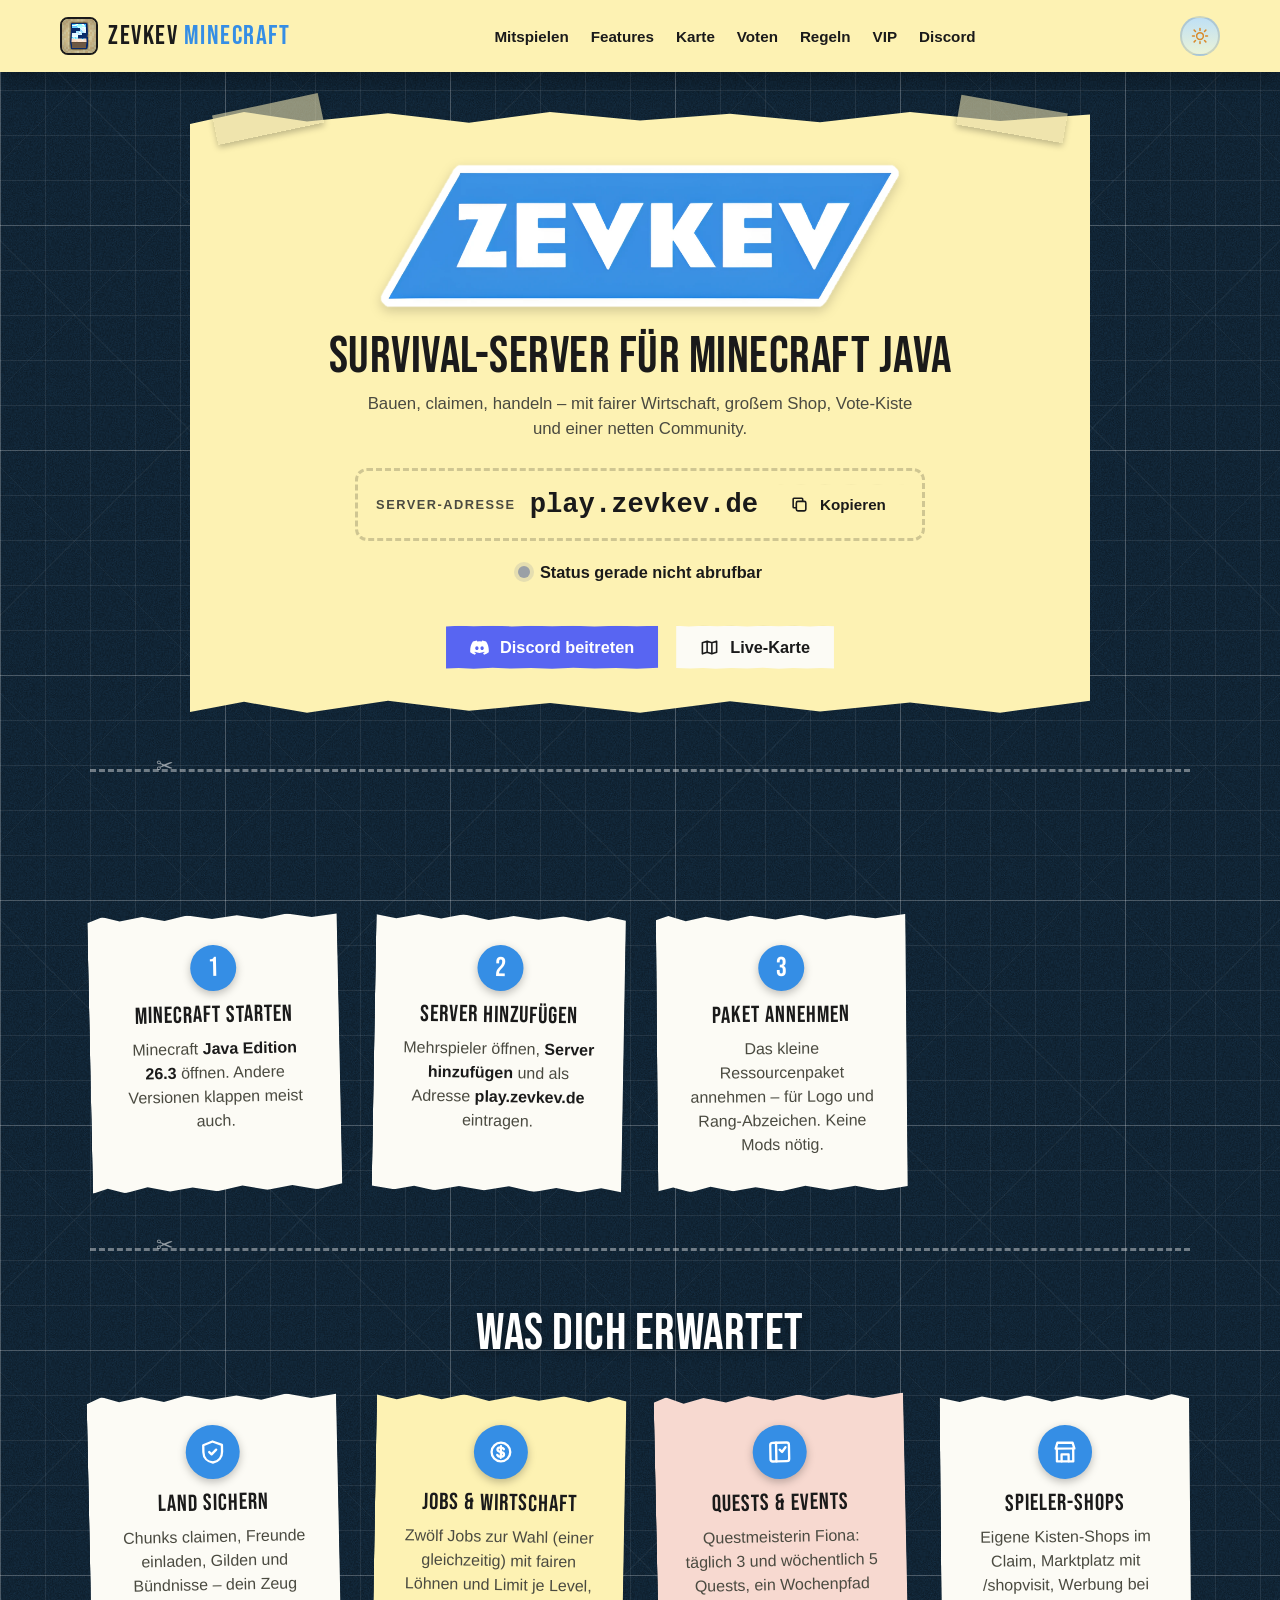
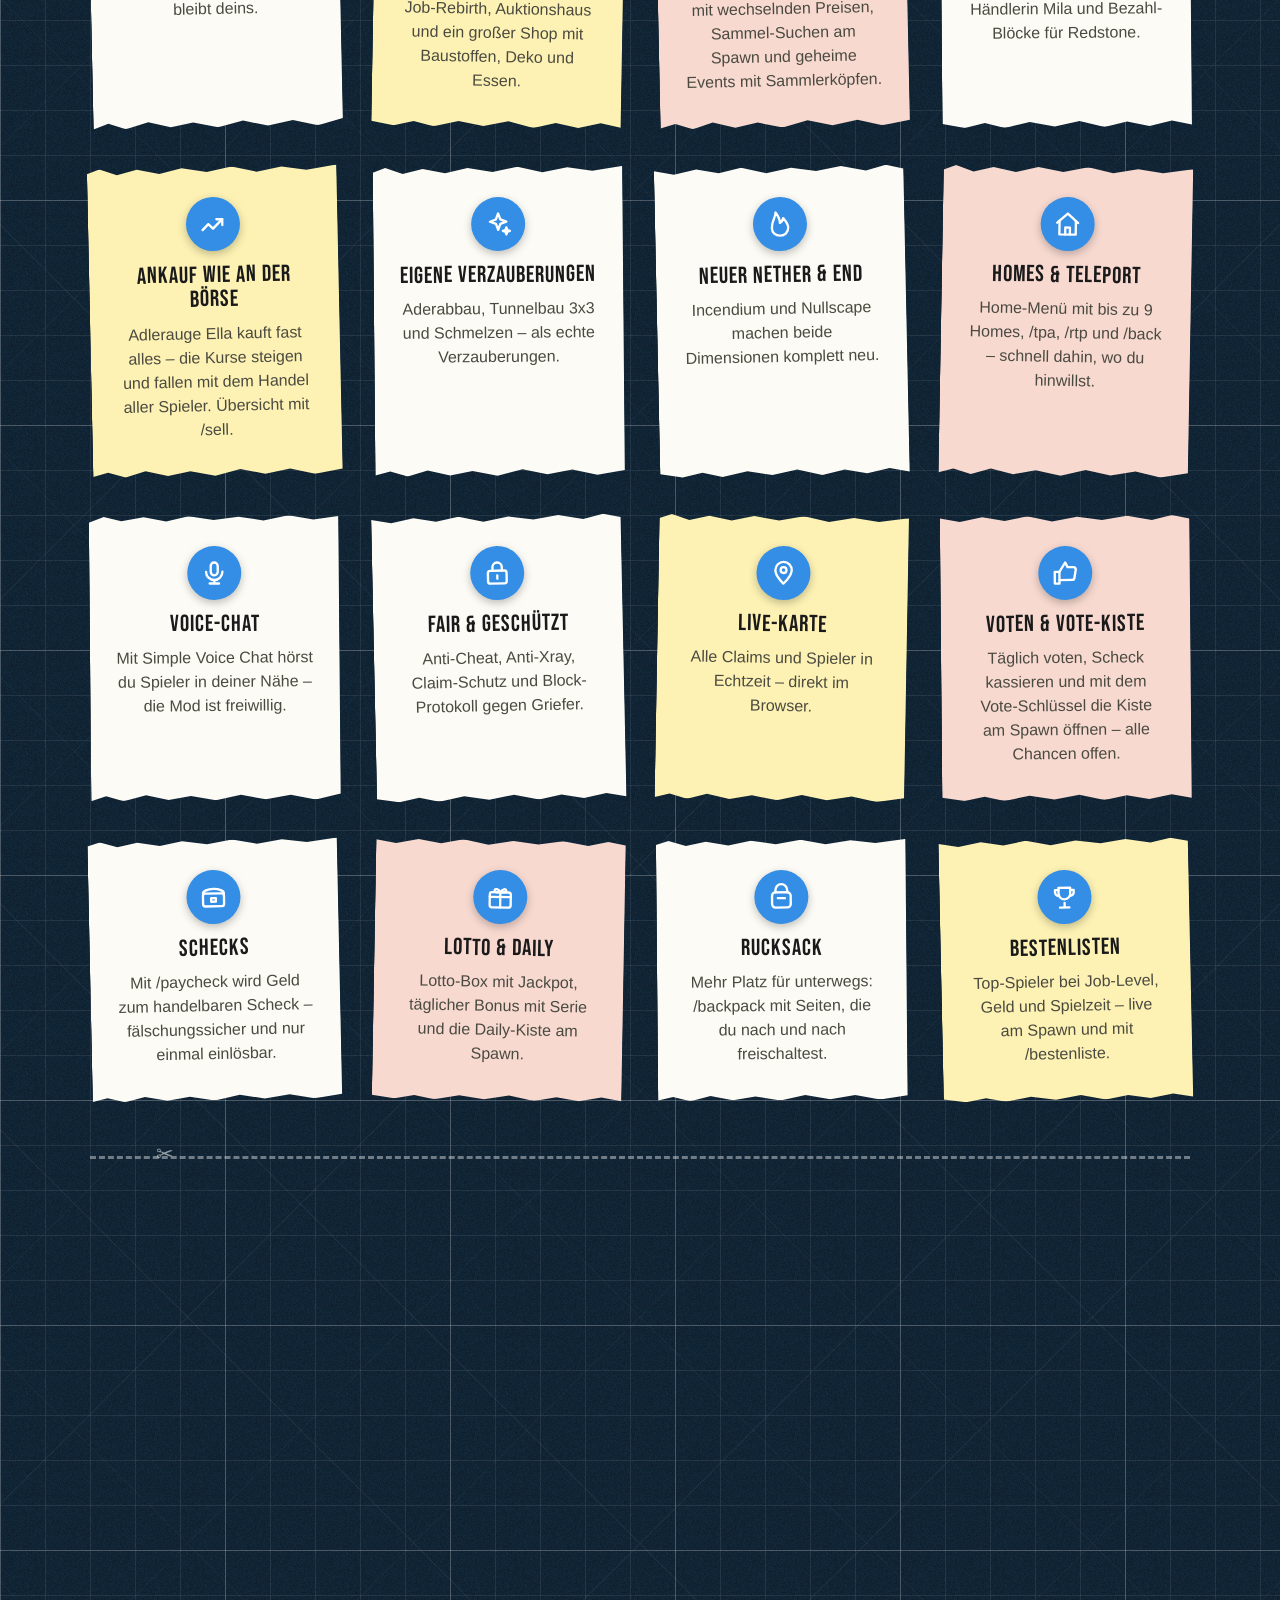
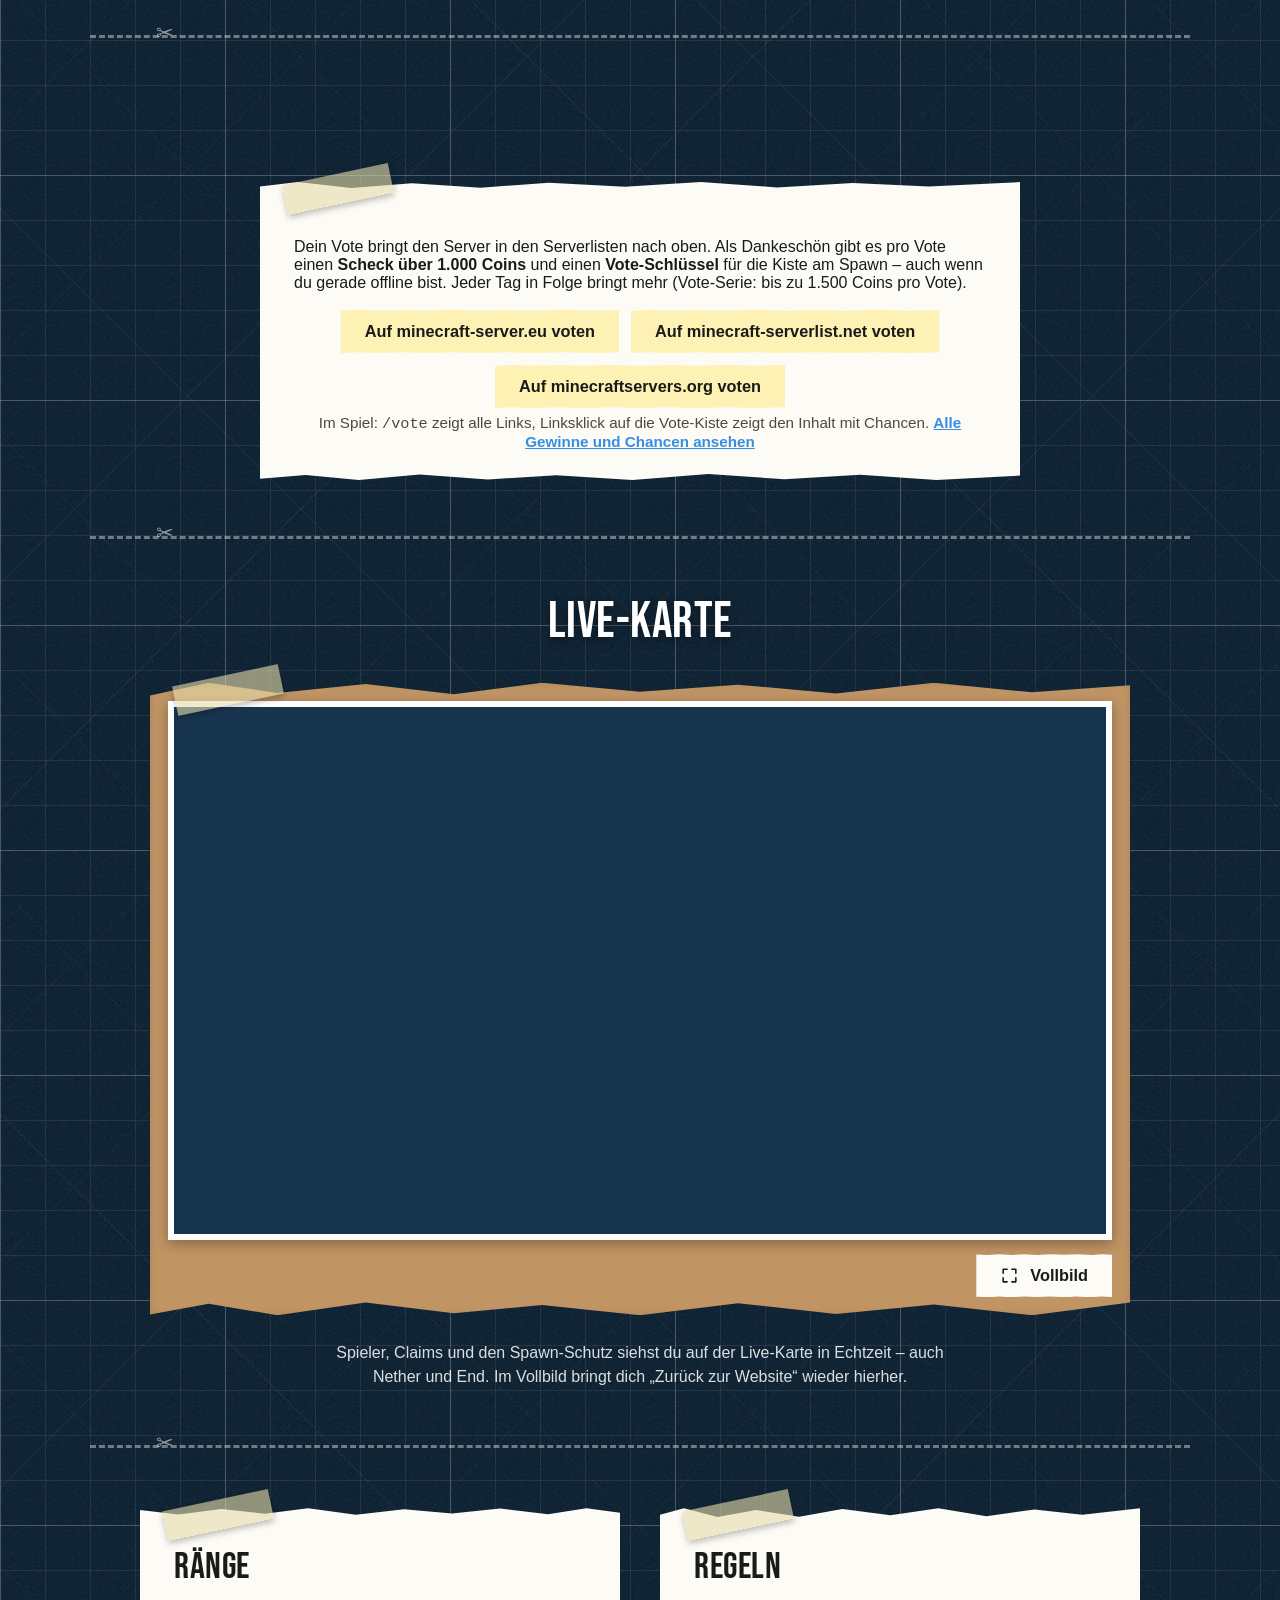
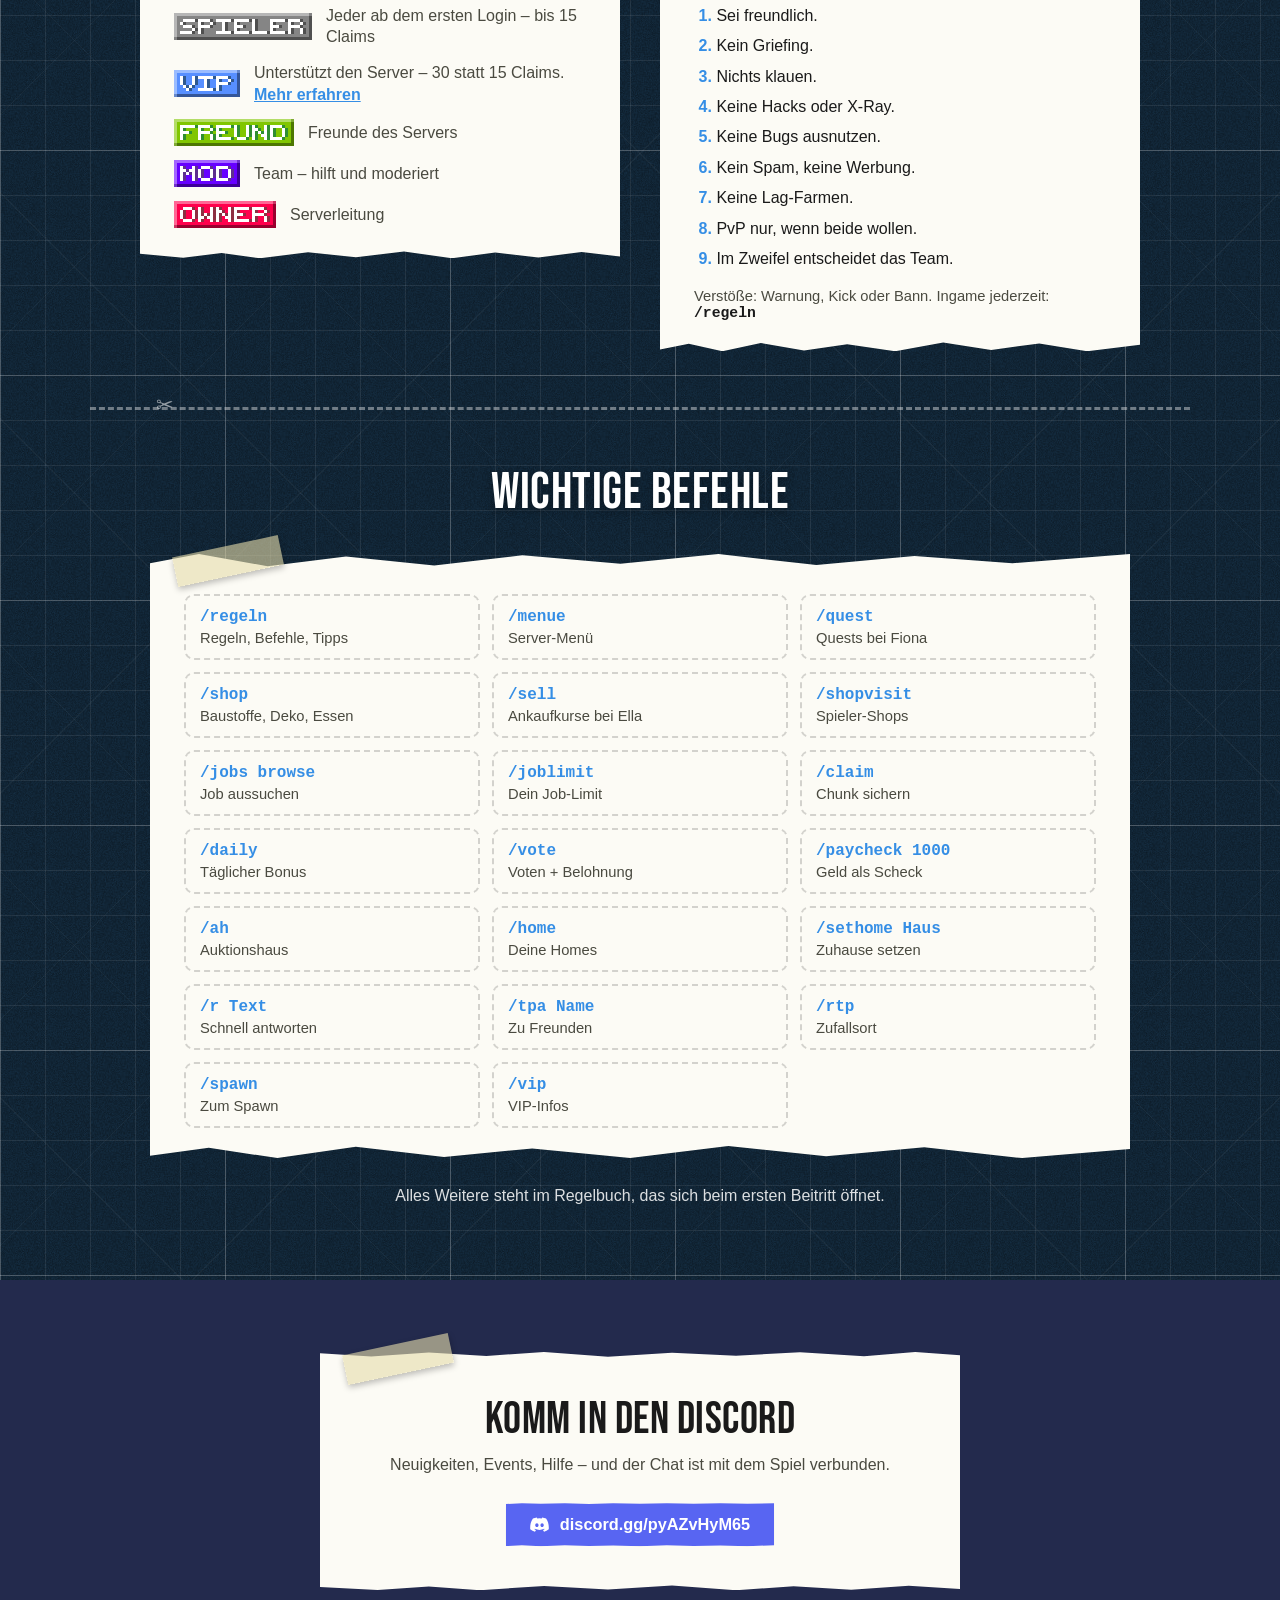
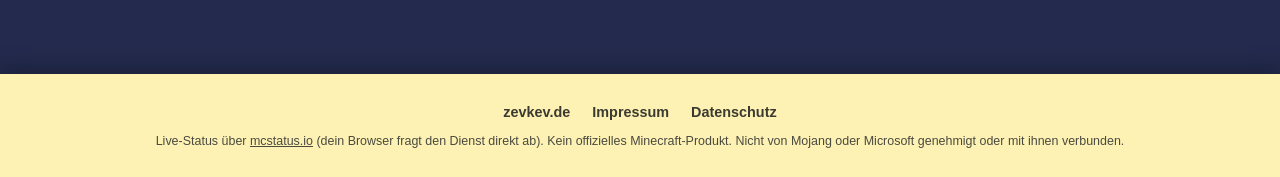
<file: index.html>
<!doctype html>
<html lang="de">
<head>
  <meta charset="utf-8">
  <meta name="viewport" content="width=device-width, initial-scale=1">
  <title>ZEVKEV Minecraft-Server – play.zevkev.de</title>
  <meta name="description" content="ZEVKEV – deutscher Survival-Server für Minecraft Java 26.3. IP: play.zevkev.de. Claims, Jobs, Auktionshaus, eigene Verzauberungen, neuer Nether & End, Live-Karte und Discord.">
  <link rel="canonical" href="https://play.zevkev.de/">
  <meta name="theme-color" content="#234d70">
  <link rel="icon" type="image/png" sizes="32x32" href="/assets/img/favicon-32.png">
  <link rel="icon" type="image/png" sizes="192x192" href="/assets/img/icon-192.png">
  <link rel="apple-touch-icon" href="/assets/img/apple-touch-icon.png">

  <meta property="og:type" content="website">
  <meta property="og:site_name" content="ZEVKEV">
  <meta property="og:title" content="ZEVKEV Minecraft-Server – play.zevkev.de">
  <meta property="og:description" content="Deutscher Survival-Server: Claims, Jobs, Auktionshaus, eigene Verzauberungen, Live-Karte. IP: play.zevkev.de">
  <meta property="og:url" content="https://play.zevkev.de/">
  <meta property="og:image" content="https://play.zevkev.de/assets/img/og-image.png">
  <meta property="og:locale" content="de_DE">
  <meta name="twitter:card" content="summary_large_image">

  <script type="application/ld+json">
  {
    "@context": "https://schema.org",
    "@type": "WebSite",
    "name": "ZEVKEV Minecraft-Server",
    "alternateName": "play.zevkev.de",
    "url": "https://play.zevkev.de/",
    "description": "Deutscher Minecraft-Survival-Server (Java 26.3) mit Claims, Jobs, Auktionshaus, eigenen Verzauberungen und Live-Karte. Server-IP: play.zevkev.de",
    "inLanguage": "de",
    "publisher": { "@type": "Person", "name": "ZevKev", "url": "https://zevkev.de/" }
  }
  </script>

  <link rel="preload" href="/assets/fonts/BebasNeue-Regular.woff2" as="font" type="font/woff2" crossorigin>
  <link rel="stylesheet" href="/assets/css/site.css">
  <script>
    // Theme vor dem ersten Zeichnen setzen (kein Aufblitzen des falschen Modus)
    try {
      var saved = localStorage.getItem("zevkev-theme");
      var dark = saved ? saved === "dark" : matchMedia("(prefers-color-scheme: dark)").matches;
      document.documentElement.setAttribute("data-theme", dark ? "dark" : "light");
    } catch (e) { document.documentElement.setAttribute("data-theme", "light"); }
  </script>
  <script src="/assets/js/site.js" defer></script>
</head>
<body>
  <header class="site-header">
    <div class="container">
      <a class="site-logo" href="#start" aria-label="ZEVKEV Minecraft – nach oben">
        <img src="/assets/img/server-icon.png" alt="" width="34" height="34">
        <span>ZEVKEV <span class="logo-sub">Minecraft</span></span>
      </a>
      <nav class="site-nav" aria-label="Seitenbereiche">
        <a href="#mitspielen">Mitspielen</a>
        <a href="#features">Features</a>
        <a href="#karte">Karte</a>
        <a href="/vote/">Voten</a>
        <a href="#regeln">Regeln</a>
        <a href="/vip/">VIP</a>
        <a href="#discord">Discord</a>
      </nav>
      <div class="header-actions">
        <button class="theme-toggle" type="button" aria-label="Hell/Dunkel umschalten">
          <span class="theme-toggle-scene" aria-hidden="true">
            <svg class="theme-icon theme-icon-sun" viewBox="0 0 24 24" fill="none" stroke="currentColor" stroke-width="2" stroke-linecap="round"><circle cx="12" cy="12" r="4.5"/><path d="M12 2v2.5M12 19.5V22M4.2 4.2l1.8 1.8M18 18l1.8 1.8M2 12h2.5M19.5 12H22M4.2 19.8 6 18M18 6l1.8-1.8"/></svg>
            <svg class="theme-icon theme-icon-moon" viewBox="0 0 24 24" fill="currentColor"><path d="M20.5 14.6A8.5 8.5 0 0 1 9.4 3.5a8.5 8.5 0 1 0 11.1 11.1z"/></svg>
          </span>
        </button>
      </div>
    </div>
  </header>

  <main class="page-body" id="start">
    <!-- Kopf: Logo, IP, Live-Status -->
    <section class="hero rip rip--accent reveal" aria-labelledby="hero-title">
      <span class="tape" aria-hidden="true"></span>
      <span class="tape tape--right" aria-hidden="true"></span>
      <img class="hero-logo" src="/assets/img/zevkev-logo.png" alt="ZEVKEV" width="960" height="265">
      <h1 id="hero-title">Survival-Server für Minecraft&nbsp;Java</h1>
      <p class="hero-lead">Bauen, claimen, handeln – mit fairer Wirtschaft, großem Shop, Vote-Kiste und einer netten Community.</p>

      <div class="ip-box">
        <span class="ip-label">Server-Adresse</span>
        <code class="ip" id="server-ip">play.zevkev.de</code>
        <button class="p-btn rip btn-accent copy-btn" type="button" data-copy="play.zevkev.de">
          <svg viewBox="0 0 24 24" fill="none" stroke="currentColor" stroke-width="2" aria-hidden="true"><rect x="8" y="8" width="12" height="12" rx="2"/><path d="M16 8V5a1 1 0 0 0-1-1H5a1 1 0 0 0-1 1v10a1 1 0 0 0 1 1h3"/></svg>
          <span class="copy-label">Kopieren</span>
        </button>
      </div>

      <div class="status" id="status" aria-live="polite">
        <span class="status-dot" aria-hidden="true"></span>
        <span class="status-text">Status wird geladen …</span>
      </div>
      <ul class="player-list" id="player-list" aria-label="Spieler online"></ul>

      <div class="hero-actions">
        <a class="p-btn rip discord-btn" href="https://discord.gg/pyAZvHyM65" target="_blank" rel="noopener">
          <svg viewBox="0 0 24 24" fill="currentColor" aria-hidden="true"><path d="M20.3 4.4A19.6 19.6 0 0 0 15.4 3l-.6 1.3a18 18 0 0 0-5.6 0L8.6 3a19.6 19.6 0 0 0-4.9 1.4C.6 9 0 13.5.3 18a19.8 19.8 0 0 0 6 3l1.3-2.1a12.8 12.8 0 0 1-2-1l.5-.4a14 14 0 0 0 11.8 0l.5.4c-.6.4-1.3.7-2 1l1.3 2.1a19.7 19.7 0 0 0 6-3c.4-5.2-.7-9.7-3.4-13.6zM8.7 15.3c-1.2 0-2.1-1.1-2.1-2.4s.9-2.4 2.1-2.4 2.1 1.1 2.1 2.4-.9 2.4-2.1 2.4zm6.6 0c-1.2 0-2.1-1.1-2.1-2.4s.9-2.4 2.1-2.4 2.1 1.1 2.1 2.4-.9 2.4-2.1 2.4z"/></svg>
          Discord beitreten
        </a>
        <a class="p-btn rip rip--b" href="/map/">
          <svg viewBox="0 0 24 24" fill="none" stroke="currentColor" stroke-width="2" stroke-linejoin="round" aria-hidden="true"><path d="M9 4 3 6v14l6-2 6 2 6-2V4l-6 2-6-2zM9 4v14M15 6v14"/></svg>
          Live-Karte
        </a>
      </div>
    </section>

    <div class="scissor-line" aria-hidden="true"></div>

    <!-- So kommst du rein -->
    <section class="section" id="mitspielen" aria-labelledby="join-title">
      <h2 class="section-title reveal" id="join-title">So spielst du mit</h2>
      <div class="c-grid steps">
        <article class="c-card rip tilt-a reveal">
          <span class="step-no">1</span>
          <h3>Minecraft starten</h3>
          <p>Minecraft <b>Java Edition 26.3</b> öffnen. Andere Versionen klappen meist auch.</p>
        </article>
        <article class="c-card rip rip--b tilt-b reveal">
          <span class="step-no">2</span>
          <h3>Server hinzufügen</h3>
          <p>Mehrspieler öffnen, <b>Server hinzufügen</b> und als Adresse <b>play.zevkev.de</b> eintragen.</p>
        </article>
        <article class="c-card rip rip--c tilt-c reveal">
          <span class="step-no">3</span>
          <h3>Paket annehmen</h3>
          <p>Das kleine Ressourcenpaket annehmen – für Logo und Rang-Abzeichen. Keine Mods nötig.</p>
        </article>
      </div>
    </section>

    <div class="scissor-line" aria-hidden="true"></div>

    <!-- Features -->
    <section class="section" id="features" aria-labelledby="features-title">
      <h2 class="section-title reveal" id="features-title">Was dich erwartet</h2>
      <div class="c-grid features">
        <article class="c-card rip tilt-a reveal">
          <span class="feature-icon" aria-hidden="true"><svg viewBox="0 0 24 24" fill="none" stroke="currentColor" stroke-width="2" stroke-linecap="round" stroke-linejoin="round"><path d="M12 3 4 6v6c0 5 3.4 8.3 8 9 4.6-.7 8-4 8-9V6l-8-3z"/><path d="m9 12 2 2 4-4"/></svg></span>
          <h3>Land sichern</h3>
          <p>Chunks claimen, Freunde einladen, Gilden und Bündnisse – dein Zeug bleibt deins.</p>
        </article>
        <article class="c-card rip rip--b rip--accent tilt-b reveal">
          <span class="feature-icon" aria-hidden="true"><svg viewBox="0 0 24 24" fill="none" stroke="currentColor" stroke-width="2" stroke-linecap="round" stroke-linejoin="round"><circle cx="12" cy="12" r="8"/><path d="M12 7v10M14.5 9.5c-.5-.9-1.5-1.5-2.7-1.5-1.6 0-2.8.9-2.8 2s1 1.7 2.8 2 2.9.9 2.9 2.1-1.3 2-2.9 2c-1.3 0-2.4-.6-2.9-1.6"/></svg></span>
          <h3>Jobs &amp; Wirtschaft</h3>
          <p>Zwölf Jobs zur Wahl (einer gleichzeitig) mit fairen Löhnen und Limit je Level, Job-Rebirth, Auktionshaus und ein großer Shop mit Baustoffen, Deko und Essen.</p>
        </article>
        <article class="c-card rip rip--c rip--pink tilt-a reveal">
          <span class="feature-icon" aria-hidden="true"><svg viewBox="0 0 24 24" fill="none" stroke="currentColor" stroke-width="2" stroke-linecap="round" stroke-linejoin="round"><path d="M9 4h9a2 2 0 0 1 2 2v12a2 2 0 0 1-2 2H9"/><path d="M4 6a2 2 0 0 1 2-2h3v16H6a2 2 0 0 1-2-2V6z"/><path d="m12 10 2 2 3-4"/></svg></span>
          <h3>Quests &amp; Events</h3>
          <p>Questmeisterin Fiona: täglich 3 und wöchentlich 5 Quests, ein Wochenpfad mit wechselnden Preisen, Sammel-Suchen am Spawn und geheime Events mit Sammlerköpfen.</p>
        </article>
        <article class="c-card rip rip--b tilt-c reveal">
          <span class="feature-icon" aria-hidden="true"><svg viewBox="0 0 24 24" fill="none" stroke="currentColor" stroke-width="2" stroke-linecap="round" stroke-linejoin="round"><path d="M4 9h16l-1.5-5h-13L4 9z"/><path d="M5 9v11h14V9"/><path d="M9 20v-6h6v6"/></svg></span>
          <h3>Spieler-Shops</h3>
          <p>Eigene Kisten-Shops im Claim, Marktplatz mit /shopvisit, Werbung bei Händlerin Mila und Bezahl-Blöcke für Redstone.</p>
        </article>
        <article class="c-card rip rip--c rip--accent tilt-a reveal">
          <span class="feature-icon" aria-hidden="true"><svg viewBox="0 0 24 24" fill="none" stroke="currentColor" stroke-width="2" stroke-linecap="round" stroke-linejoin="round"><path d="M3 17l5-5 4 4 8-8"/><path d="M15 8h5v5"/></svg></span>
          <h3>Ankauf wie an der Börse</h3>
          <p>Adlerauge Ella kauft fast alles – die Kurse steigen und fallen mit dem Handel aller Spieler. Übersicht mit /sell.</p>
        </article>
        <article class="c-card rip rip--c tilt-c reveal">
          <span class="feature-icon" aria-hidden="true"><svg viewBox="0 0 24 24" fill="none" stroke="currentColor" stroke-width="2" stroke-linecap="round" stroke-linejoin="round"><path d="M12 3l1.9 5.1L19 10l-5.1 1.9L12 17l-1.9-5.1L5 10l5.1-1.9L12 3z"/><path d="M19 15l.8 2.2L22 18l-2.2.8L19 21l-.8-2.2L16 18l2.2-.8L19 15z"/></svg></span>
          <h3>Eigene Verzauberungen</h3>
          <p>Aderabbau, Tunnelbau 3x3 und Schmelzen – als echte Verzauberungen.</p>
        </article>
        <article class="c-card rip rip--b tilt-a reveal">
          <span class="feature-icon" aria-hidden="true"><svg viewBox="0 0 24 24" fill="none" stroke="currentColor" stroke-width="2" stroke-linecap="round" stroke-linejoin="round"><path d="M12 22c4 0 7-2.8 7-6.8 0-3.6-2.6-6.2-4.2-8.2-.4 2.2-1.6 3.4-2.8 4C12 8 10.7 5.2 8.4 2 8.6 6 5 9 5 15.2 5 19.2 8 22 12 22z"/></svg></span>
          <h3>Neuer Nether &amp; End</h3>
          <p>Incendium und Nullscape machen beide Dimensionen komplett neu.</p>
        </article>
        <article class="c-card rip rip--c rip--pink tilt-b reveal">
          <span class="feature-icon" aria-hidden="true"><svg viewBox="0 0 24 24" fill="none" stroke="currentColor" stroke-width="2" stroke-linecap="round" stroke-linejoin="round"><path d="M3 11 12 3l9 8"/><path d="M5 9.5V21h14V9.5"/><path d="M10 21v-6h4v6"/></svg></span>
          <h3>Homes &amp; Teleport</h3>
          <p>Home-Menü mit bis zu 9 Homes, /tpa, /rtp und /back – schnell dahin, wo du hinwillst.</p>
        </article>
        <article class="c-card rip tilt-c reveal">
          <span class="feature-icon" aria-hidden="true"><svg viewBox="0 0 24 24" fill="none" stroke="currentColor" stroke-width="2" stroke-linecap="round" stroke-linejoin="round"><rect x="9" y="3" width="6" height="11" rx="3"/><path d="M5 11a7 7 0 0 0 14 0M12 18v3M8 21h8"/></svg></span>
          <h3>Voice-Chat</h3>
          <p>Mit Simple Voice Chat hörst du Spieler in deiner Nähe – die Mod ist freiwillig.</p>
        </article>
        <article class="c-card rip rip--b tilt-a reveal">
          <span class="feature-icon" aria-hidden="true"><svg viewBox="0 0 24 24" fill="none" stroke="currentColor" stroke-width="2" stroke-linecap="round" stroke-linejoin="round"><rect x="4" y="10" width="16" height="11" rx="2"/><path d="M8 10V7a4 4 0 0 1 8 0v3"/><path d="M12 14v3"/></svg></span>
          <h3>Fair &amp; geschützt</h3>
          <p>Anti-Cheat, Anti-Xray, Claim-Schutz und Block-Protokoll gegen Griefer.</p>
        </article>
        <article class="c-card rip rip--c rip--accent tilt-b reveal">
          <span class="feature-icon" aria-hidden="true"><svg viewBox="0 0 24 24" fill="none" stroke="currentColor" stroke-width="2" stroke-linecap="round" stroke-linejoin="round"><path d="M12 21s-7-6.2-7-11.5A7 7 0 0 1 19 9.5C19 14.8 12 21 12 21z"/><circle cx="12" cy="9.5" r="2.5"/></svg></span>
          <h3>Live-Karte</h3>
          <p>Alle Claims und Spieler in Echtzeit – direkt im Browser.</p>
        </article>
        <article class="c-card rip rip--b rip--pink tilt-c reveal">
          <span class="feature-icon" aria-hidden="true"><svg viewBox="0 0 24 24" fill="none" stroke="currentColor" stroke-width="2" stroke-linecap="round" stroke-linejoin="round"><path d="M7 11 12 3l2 4h5a2 2 0 0 1 2 2.3l-1.2 7A2 2 0 0 1 17.8 18H7"/><path d="M3 11h4v10H3z"/></svg></span>
          <h3>Voten &amp; Vote-Kiste</h3>
          <p>Täglich voten, Scheck kassieren und mit dem Vote-Schlüssel die Kiste am Spawn öffnen – alle Chancen offen.</p>
        </article>
        <article class="c-card rip rip--c tilt-a reveal">
          <span class="feature-icon" aria-hidden="true"><svg viewBox="0 0 24 24" fill="none" stroke="currentColor" stroke-width="2" stroke-linecap="round" stroke-linejoin="round"><rect x="3" y="9" width="18" height="11" rx="2"/><path d="M3 9a9 4 0 0 1 18 0"/><path d="M10 13h4v3h-4z"/></svg></span>
          <h3>Schecks</h3>
          <p>Mit /paycheck wird Geld zum handelbaren Scheck – fälschungssicher und nur einmal einlösbar.</p>
        </article>
        <article class="c-card rip rip--b rip--pink tilt-b reveal">
          <span class="feature-icon" aria-hidden="true"><svg viewBox="0 0 24 24" fill="none" stroke="currentColor" stroke-width="2" stroke-linecap="round" stroke-linejoin="round"><rect x="3" y="8" width="18" height="13" rx="2"/><path d="M12 8v13M3 12h18"/><path d="M12 8c-1.5-3-5-3.5-5-1.5S10 8 12 8zm0 0c1.5-3 5-3.5 5-1.5S14 8 12 8z"/></svg></span>
          <h3>Lotto &amp; Daily</h3>
          <p>Lotto-Box mit Jackpot, täglicher Bonus mit Serie und die Daily-Kiste am Spawn.</p>
        </article>
        <article class="c-card rip rip--c tilt-c reveal">
          <span class="feature-icon" aria-hidden="true"><svg viewBox="0 0 24 24" fill="none" stroke="currentColor" stroke-width="2" stroke-linecap="round" stroke-linejoin="round"><path d="M7 8V6a5 5 0 0 1 10 0v2"/><rect x="4" y="8" width="16" height="13" rx="3"/><path d="M9 13h6"/></svg></span>
          <h3>Rucksack</h3>
          <p>Mehr Platz für unterwegs: /backpack mit Seiten, die du nach und nach freischaltest.</p>
        </article>
        <article class="c-card rip rip--b rip--accent tilt-a reveal">
          <span class="feature-icon" aria-hidden="true"><svg viewBox="0 0 24 24" fill="none" stroke="currentColor" stroke-width="2" stroke-linecap="round" stroke-linejoin="round"><path d="M8 21h8M12 17v4"/><path d="M7 4h10v5a5 5 0 0 1-10 0V4z"/><path d="M17 6h3v2a3 3 0 0 1-3 3M7 6H4v2a3 3 0 0 0 3 3"/></svg></span>
          <h3>Bestenlisten</h3>
          <p>Top-Spieler bei Job-Level, Geld und Spielzeit – live am Spawn und mit /bestenliste.</p>
        </article>
      </div>
    </section>

    <div class="scissor-line" aria-hidden="true"></div>

    <section class="section" id="galerie" aria-labelledby="gallery-title">
      <h2 class="section-title reveal" id="gallery-title">Eindrücke</h2>
      <div class="gallery">
        <figure class="shot rip rip--photo tilt-a reveal">
          <a href="/assets/img/galerie/schiff-sonnenuntergang.webp" target="_blank" rel="noopener">
            <img src="/assets/img/galerie/schiff-sonnenuntergang-800.webp" srcset="/assets/img/galerie/schiff-sonnenuntergang-800.webp 800w, /assets/img/galerie/schiff-sonnenuntergang.webp 1600w"
                 sizes="(max-width: 700px) 92vw, 33vw" width="800" height="450" loading="lazy" alt="Selbstgebautes Segelschiff im Sonnenuntergang auf dem Meer">
          </a>
          <figcaption>Abendfahrt im Sonnenuntergang</figcaption>
        </figure>
        <figure class="shot rip rip--photo tilt-b reveal">
          <a href="/assets/img/galerie/schiff-kueste.webp" target="_blank" rel="noopener">
            <img src="/assets/img/galerie/schiff-kueste-800.webp" srcset="/assets/img/galerie/schiff-kueste-800.webp 800w, /assets/img/galerie/schiff-kueste.webp 1600w"
                 sizes="(max-width: 700px) 92vw, 33vw" width="800" height="450" loading="lazy" alt="Segelschiff vor der Küste, im Vordergrund Gras am Ufer">
          </a>
          <figcaption>Vor Anker an der Küste</figcaption>
        </figure>
        <figure class="shot rip rip--photo tilt-c reveal">
          <a href="/assets/img/galerie/schiff-nacht.webp" target="_blank" rel="noopener">
            <img src="/assets/img/galerie/schiff-nacht-800.webp" srcset="/assets/img/galerie/schiff-nacht-800.webp 800w, /assets/img/galerie/schiff-nacht.webp 1600w"
                 sizes="(max-width: 700px) 92vw, 33vw" width="800" height="450" loading="lazy" alt="Segelschiff bei Nacht unter einem Sternenhimmel mit Polarlicht">
          </a>
          <figcaption>Nachtwache unter Sternen</figcaption>
        </figure>
      </div>
      <p class="section-note reveal">Gebaut auf ZEVKEV – aufgenommen mit Shadern.</p>
    </section>

    <div class="scissor-line" aria-hidden="true"></div>

    <section class="section" id="voten" aria-labelledby="vote-title">
      <h2 class="section-title reveal" id="vote-title">Voten</h2>
      <article class="paper rip rip--c reveal vote-card">
        <span class="tape" aria-hidden="true"></span>
        <p>Dein Vote bringt den Server in den Serverlisten nach oben. Als Dankeschön gibt es pro Vote einen
          <b>Scheck über 1.000 Coins</b> und einen <b>Vote-Schlüssel</b> für die Kiste am Spawn – auch wenn du gerade offline bist.
          Jeder Tag in Folge bringt mehr (Vote-Serie: bis zu 1.500 Coins pro Vote).</p>
        <div class="vote-links" id="vote-links"></div>
        <p class="vote-hint">Im Spiel: <code>/vote</code> zeigt alle Links, Linksklick auf die Vote-Kiste zeigt den Inhalt mit Chancen.
          <a href="/vote/">Alle Gewinne und Chancen ansehen</a></p>
      </article>
    </section>

    <div class="scissor-line" aria-hidden="true"></div>

    <!-- Karte -->
    <section class="section" id="karte" aria-labelledby="map-title">
      <h2 class="section-title reveal" id="map-title">Live-Karte</h2>
      <div class="map-frame rip rip--photo reveal" id="map-embed">
        <span class="tape" aria-hidden="true"></span>
        <div class="map-stage">
          <img class="map-poster" src="/assets/img/karte-vorschau.jpg" alt="Kartenausschnitt rund um den Spawn" width="1400" height="800" loading="lazy">
        </div>
        <div class="map-actions">
          <a class="p-btn rip btn-accent" href="http://map.zevkev.de:17165/" target="_blank" rel="noopener" data-map="open">
            <svg viewBox="0 0 24 24" fill="currentColor" aria-hidden="true"><path d="M8 5.5v13l10.5-6.5z"/></svg>
            <span>Live-Karte öffnen</span>
          </a>
          <button class="p-btn rip rip--b" type="button" data-map="full">
            <svg viewBox="0 0 24 24" fill="none" stroke="currentColor" stroke-width="2" stroke-linecap="round" stroke-linejoin="round" aria-hidden="true"><path d="M4 9V4h5M20 9V4h-5M4 15v5h5M20 15v5h-5"/></svg>
            <span>Vollbild</span>
          </button>
        </div>
      </div>
      <p class="section-note reveal">Spieler, Claims und den Spawn-Schutz siehst du auf der Live-Karte in Echtzeit – auch Nether und End. Im Vollbild bringt dich „Zurück zur Website“ wieder hierher.</p>
    </section>

    <div class="scissor-line" aria-hidden="true"></div>

    <!-- Ränge + Regeln -->
    <section class="section two-col" aria-label="Ränge und Regeln">
      <article class="paper rip rip--b reveal" id="raenge" aria-labelledby="ranks-title">
        <span class="tape" aria-hidden="true"></span>
        <h2 id="ranks-title">Ränge</h2>
        <ul class="ranks">
          <li><img src="/assets/img/badges/spieler.png" alt="SPIELER" width="46" height="9"><span>Jeder ab dem ersten Login – bis 15 Claims</span></li>
          <li><img src="/assets/img/badges/vip.png" alt="VIP" width="22" height="9"><span>Unterstützt den Server – 30 statt 15 Claims. <span class="soon-tag" data-vip-soon>ab 18.10.</span> <a href="/vip/">Mehr erfahren</a></span></li>
          <li><img src="/assets/img/badges/freunde.png" alt="FREUND" width="40" height="9"><span>Freunde des Servers</span></li>
          <li><img src="/assets/img/badges/mod.png" alt="MOD" width="22" height="9"><span>Team – hilft und moderiert</span></li>
          <li><img src="/assets/img/badges/owner.png" alt="OWNER" width="34" height="9"><span>Serverleitung</span></li>
        </ul>
      </article>
      <article class="paper rip rip--c reveal" id="regeln" aria-labelledby="rules-title">
        <span class="tape" aria-hidden="true"></span>
        <h2 id="rules-title">Regeln</h2>
        <ol class="rules">
          <li>Sei freundlich.</li>
          <li>Kein Griefing.</li>
          <li>Nichts klauen.</li>
          <li>Keine Hacks oder X-Ray.</li>
          <li>Keine Bugs ausnutzen.</li>
          <li>Kein Spam, keine Werbung.</li>
          <li>Keine Lag-Farmen.</li>
          <li>PvP nur, wenn beide wollen.</li>
          <li>Im Zweifel entscheidet das Team.</li>
        </ol>
        <p class="rules-note">Verstöße: Warnung, Kick oder Bann. Ingame jederzeit: <code>/regeln</code></p>
      </article>
    </section>

    <div class="scissor-line" aria-hidden="true"></div>

    <section class="section" id="befehle" aria-labelledby="commands-title">
      <h2 class="section-title reveal" id="commands-title">Wichtige Befehle</h2>
      <article class="paper rip rip--c reveal cmd-card">
        <span class="tape" aria-hidden="true"></span>
        <ul class="cmd-grid">
          <li><code>/regeln</code><span>Regeln, Befehle, Tipps</span></li>
          <li><code>/menue</code><span>Server-Menü</span></li>
          <li><code>/quest</code><span>Quests bei Fiona</span></li>
          <li><code>/shop</code><span>Baustoffe, Deko, Essen</span></li>
          <li><code>/sell</code><span>Ankaufkurse bei Ella</span></li>
          <li><code>/shopvisit</code><span>Spieler-Shops</span></li>
          <li><code>/jobs browse</code><span>Job aussuchen</span></li>
          <li><code>/joblimit</code><span>Dein Job-Limit</span></li>
          <li><code>/claim</code><span>Chunk sichern</span></li>
          <li><code>/daily</code><span>Täglicher Bonus</span></li>
          <li><code>/vote</code><span>Voten + Belohnung</span></li>
          <li><code>/paycheck 1000</code><span>Geld als Scheck</span></li>
          <li><code>/ah</code><span>Auktionshaus</span></li>
          <li><code>/home</code><span>Deine Homes</span></li>
          <li><code>/sethome Haus</code><span>Zuhause setzen</span></li>
          <li><code>/r Text</code><span>Schnell antworten</span></li>
          <li><code>/tpa Name</code><span>Zu Freunden</span></li>
          <li><code>/rtp</code><span>Zufallsort</span></li>
          <li><code>/spawn</code><span>Zum Spawn</span></li>
          <li><code>/vip</code><span>VIP-Infos</span></li>
        </ul>
      </article>
      <p class="section-note reveal">Alles Weitere steht im Regelbuch, das sich beim ersten Beitritt öffnet.</p>
    </section>

    <!-- Discord -->
    <section class="discord-zone reveal" id="discord" aria-labelledby="discord-title">
      <div class="discord-card rip rip--b">
        <span class="tape" aria-hidden="true"></span>
        <h2 id="discord-title">Komm in den Discord</h2>
        <p>Neuigkeiten, Events, Hilfe – und der Chat ist mit dem Spiel verbunden.</p>
        <a class="p-btn rip discord-btn" href="https://discord.gg/pyAZvHyM65" target="_blank" rel="noopener">
          <svg viewBox="0 0 24 24" fill="currentColor" aria-hidden="true"><path d="M20.3 4.4A19.6 19.6 0 0 0 15.4 3l-.6 1.3a18 18 0 0 0-5.6 0L8.6 3a19.6 19.6 0 0 0-4.9 1.4C.6 9 0 13.5.3 18a19.8 19.8 0 0 0 6 3l1.3-2.1a12.8 12.8 0 0 1-2-1l.5-.4a14 14 0 0 0 11.8 0l.5.4c-.6.4-1.3.7-2 1l1.3 2.1a19.7 19.7 0 0 0 6-3c.4-5.2-.7-9.7-3.4-13.6zM8.7 15.3c-1.2 0-2.1-1.1-2.1-2.4s.9-2.4 2.1-2.4 2.1 1.1 2.1 2.4-.9 2.4-2.1 2.4zm6.6 0c-1.2 0-2.1-1.1-2.1-2.4s.9-2.4 2.1-2.4 2.1 1.1 2.1 2.4-.9 2.4-2.1 2.4z"/></svg>
          discord.gg/pyAZvHyM65
        </a>
      </div>
    </section>
  </main>

  <div class="map-overlay" id="map-overlay" hidden role="dialog" aria-label="Live-Karte im Vollbild">
    <div class="map-bar">
      <span class="map-bar-title">ZEVKEV <b>Live-Karte</b></span>
      <a class="p-btn rip rip--b" href="http://map.zevkev.de:17165/" target="_blank" rel="noopener">
        <svg viewBox="0 0 24 24" fill="none" stroke="currentColor" stroke-width="2" stroke-linejoin="round" aria-hidden="true"><path d="M9 4 3 6v14l6-2 6 2 6-2V4l-6 2-6-2zM9 4v14M15 6v14"/></svg>
        <span>Neuer Tab</span>
      </a>
      <button class="p-btn rip btn-accent" type="button" data-map="close">
        <svg viewBox="0 0 24 24" fill="none" stroke="currentColor" stroke-width="2.2" stroke-linecap="round" stroke-linejoin="round" aria-hidden="true"><path d="M15 5l-7 7 7 7"/></svg>
        <span class="label-long">Zurück zur Website</span><span class="label-short" aria-hidden="true">Zurück</span>
      </button>
    </div>
    <div class="map-overlay-stage"></div>
  </div>

  <footer class="site-footer">
    <div class="footer-inner">
      <nav class="footer-links" aria-label="Weitere Seiten">
        <a href="https://zevkev.de/">zevkev.de</a>
        <a href="/impressum/">Impressum</a>
        <a href="https://zevkev.de/datenschutz/">Datenschutz</a>
      </nav>
      <p class="footer-note">Live-Status über <a href="https://mcstatus.io/" target="_blank" rel="noopener">mcstatus.io</a> (dein Browser fragt den Dienst direkt ab).
        Kein offizielles Minecraft-Produkt. Nicht von Mojang oder Microsoft genehmigt oder mit ihnen verbunden.</p>
    </div>
  </footer>
</body>
</html>
</file>
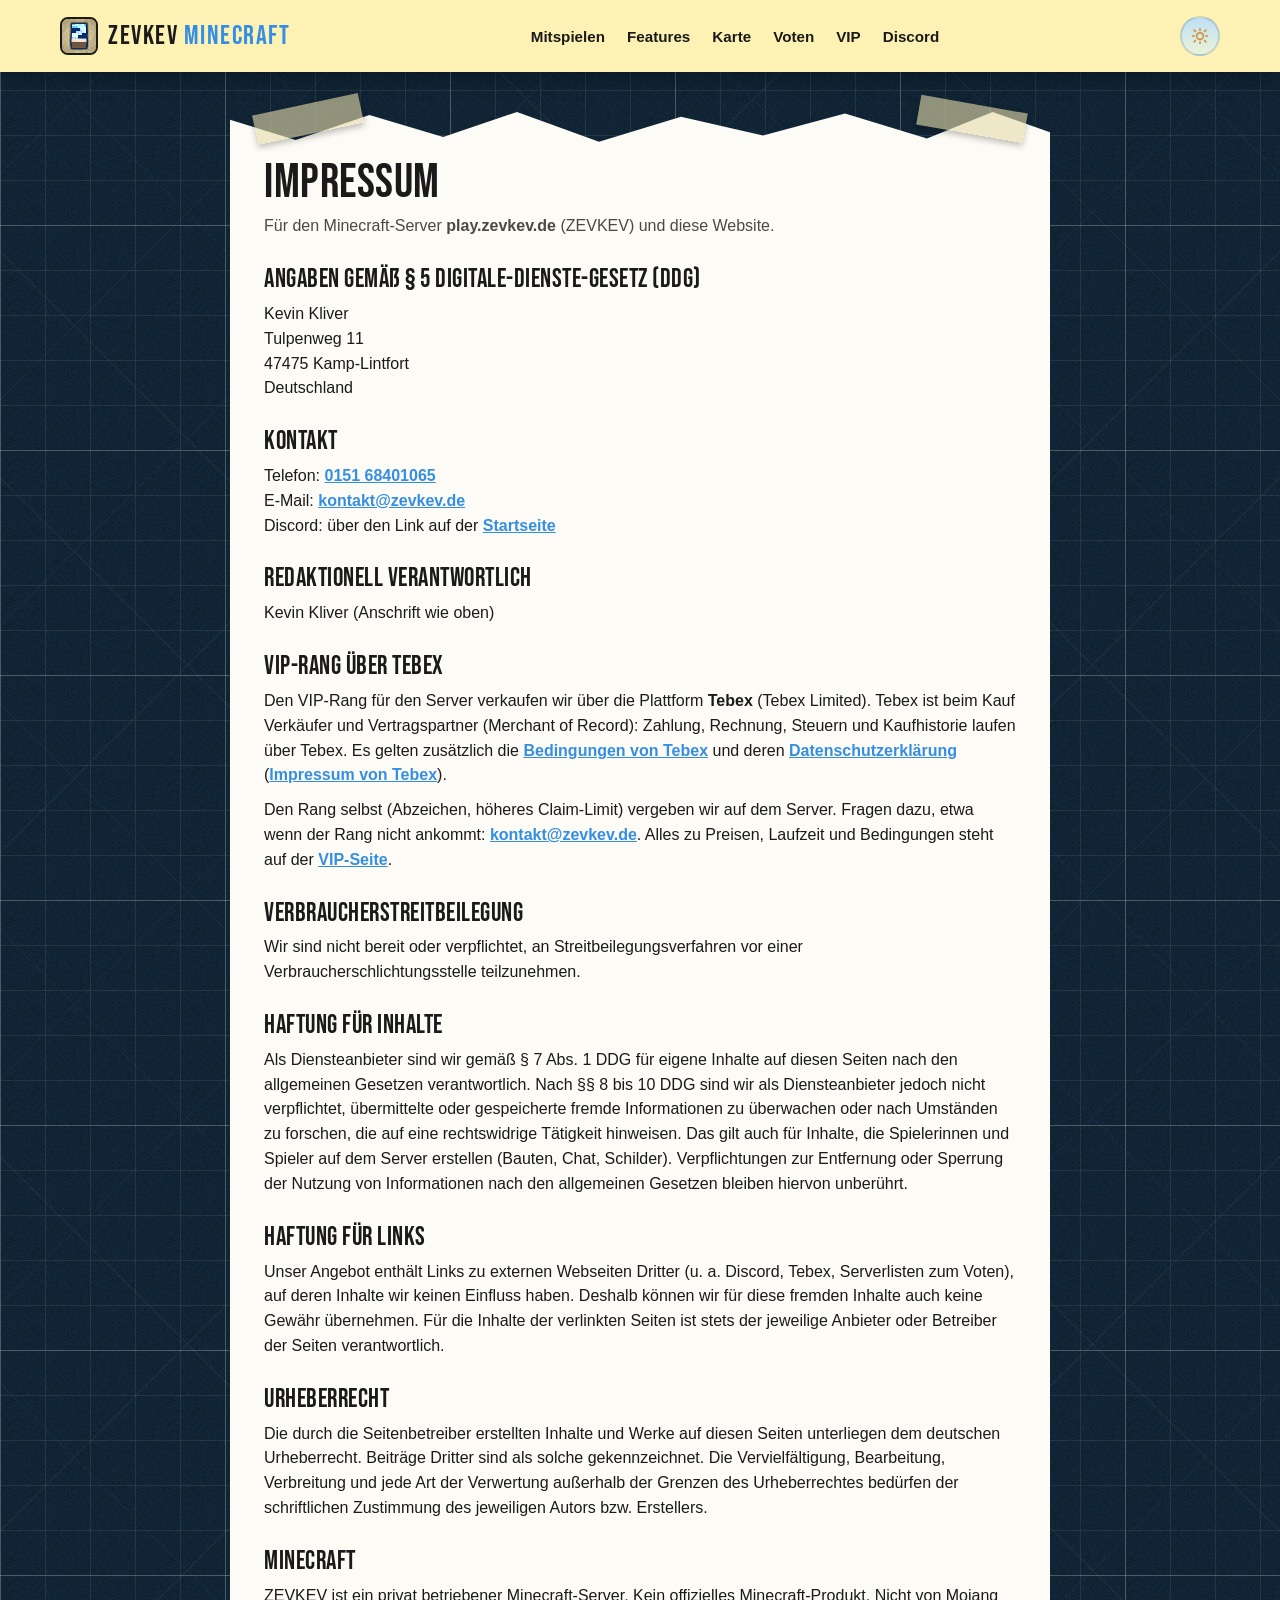
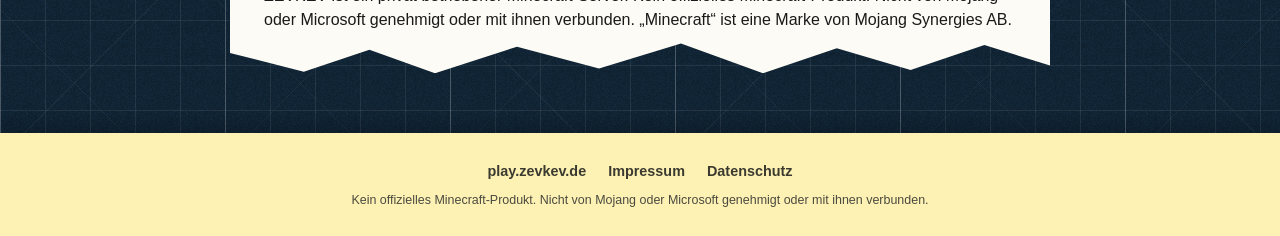
<file: impressum/index.html>
<!doctype html>
<html lang="de">
<head>
  <meta charset="utf-8">
  <meta name="viewport" content="width=device-width, initial-scale=1">
  <title>Impressum – ZEVKEV Minecraft-Server</title>
  <meta name="description" content="Impressum des ZEVKEV-Minecraft-Servers play.zevkev.de – Anbieter, Kontakt und Hinweise zum VIP-Rang über Tebex.">
  <link rel="canonical" href="https://play.zevkev.de/impressum/">
  <meta name="theme-color" content="#234d70">
  <link rel="icon" type="image/png" sizes="32x32" href="/assets/img/favicon-32.png">
  <link rel="icon" type="image/png" sizes="192x192" href="/assets/img/icon-192.png">
  <link rel="apple-touch-icon" href="/assets/img/apple-touch-icon.png">
  <meta name="robots" content="noindex, follow">
  <link rel="preload" href="/assets/fonts/BebasNeue-Regular.woff2" as="font" type="font/woff2" crossorigin>
  <link rel="stylesheet" href="/assets/css/site.css">
  <script>
    try {
      var saved = localStorage.getItem("zevkev-theme");
      var dark = saved ? saved === "dark" : matchMedia("(prefers-color-scheme: dark)").matches;
      document.documentElement.setAttribute("data-theme", dark ? "dark" : "light");
    } catch (e) { document.documentElement.setAttribute("data-theme", "light"); }
  </script>
  <script src="/assets/js/site.js" defer></script>
</head>
<body>
  <header class="site-header">
    <div class="container">
      <a class="site-logo" href="/" aria-label="ZEVKEV Minecraft – Startseite">
        <img src="/assets/img/server-icon.png" alt="" width="34" height="34">
        <span>ZEVKEV <span class="logo-sub">Minecraft</span></span>
      </a>
      <nav class="site-nav" aria-label="Seitenbereiche">
        <a href="/#mitspielen">Mitspielen</a>
        <a href="/#features">Features</a>
        <a href="/#karte">Karte</a>
        <a href="/vote/">Voten</a>
        <a href="/vip/">VIP</a>
        <a href="/#discord">Discord</a>
      </nav>
      <div class="header-actions">
        <button class="theme-toggle" type="button" aria-label="Hell/Dunkel umschalten">
          <span class="theme-toggle-scene" aria-hidden="true">
            <svg class="theme-icon theme-icon-sun" viewBox="0 0 24 24" fill="none" stroke="currentColor" stroke-width="2" stroke-linecap="round"><circle cx="12" cy="12" r="4.5"/><path d="M12 2v2.5M12 19.5V22M4.2 4.2l1.8 1.8M18 18l1.8 1.8M2 12h2.5M19.5 12H22M4.2 19.8 6 18M18 6l1.8-1.8"/></svg>
            <svg class="theme-icon theme-icon-moon" viewBox="0 0 24 24" fill="currentColor"><path d="M20.5 14.6A8.5 8.5 0 0 1 9.4 3.5a8.5 8.5 0 1 0 11.1 11.1z"/></svg>
          </span>
        </button>
      </div>
    </div>
  </header>

  <main class="page-body">
    <article class="paper rip rip--b legal reveal" aria-labelledby="imprint-title">
      <span class="tape" aria-hidden="true"></span>
      <span class="tape tape--right" aria-hidden="true"></span>
      <h1 id="imprint-title">Impressum</h1>
      <p class="legal-lead">Für den Minecraft-Server <b>play.zevkev.de</b> (ZEVKEV) und diese Website.</p>

      <h2>Angaben gemäß § 5 Digitale-Dienste-Gesetz (DDG)</h2>
      <p>Kevin Kliver<br>
        Tulpenweg 11<br>
        47475 Kamp-Lintfort<br>
        Deutschland</p>

      <h2>Kontakt</h2>
      <p>Telefon: <a href="tel:+4915168401065">0151 68401065</a><br>
        E-Mail: <a href="mailto:kontakt@zevkev.de">kontakt@zevkev.de</a><br>
        Discord: über den Link auf der <a href="/#discord">Startseite</a></p>

      <h2>Redaktionell verantwortlich</h2>
      <p>Kevin Kliver (Anschrift wie oben)</p>

      <h2>VIP-Rang über Tebex</h2>
      <p>Den VIP-Rang für den Server verkaufen wir über die Plattform <b>Tebex</b> (Tebex Limited). Tebex ist beim Kauf
        Verkäufer und Vertragspartner (Merchant of Record): Zahlung, Rechnung, Steuern und Kaufhistorie laufen über
        Tebex. Es gelten zusätzlich die <a href="https://checkout.tebex.io/terms" rel="noopener" target="_blank">Bedingungen von Tebex</a>
        und deren <a href="https://checkout.tebex.io/privacy" rel="noopener" target="_blank">Datenschutzerklärung</a>
        (<a href="https://checkout.tebex.io/impressum" rel="noopener" target="_blank">Impressum von Tebex</a>).</p>
      <p>Den Rang selbst (Abzeichen, höheres Claim-Limit) vergeben wir auf dem Server. Fragen dazu, etwa wenn der Rang
        nicht ankommt: <a href="mailto:kontakt@zevkev.de">kontakt@zevkev.de</a>. Alles zu Preisen, Laufzeit und
        Bedingungen steht auf der <a href="/vip/">VIP-Seite</a>.</p>

      <h2>Verbraucherstreitbeilegung</h2>
      <p>Wir sind nicht bereit oder verpflichtet, an Streitbeilegungsverfahren vor einer Verbraucherschlichtungsstelle
        teilzunehmen.</p>

      <h2>Haftung für Inhalte</h2>
      <p>Als Diensteanbieter sind wir gemäß § 7 Abs. 1 DDG für eigene Inhalte auf diesen Seiten nach den allgemeinen
        Gesetzen verantwortlich. Nach §§ 8 bis 10 DDG sind wir als Diensteanbieter jedoch nicht verpflichtet,
        übermittelte oder gespeicherte fremde Informationen zu überwachen oder nach Umständen zu forschen, die auf eine
        rechtswidrige Tätigkeit hinweisen. Das gilt auch für Inhalte, die Spielerinnen und Spieler auf dem Server
        erstellen (Bauten, Chat, Schilder). Verpflichtungen zur Entfernung oder Sperrung der Nutzung von Informationen
        nach den allgemeinen Gesetzen bleiben hiervon unberührt.</p>

      <h2>Haftung für Links</h2>
      <p>Unser Angebot enthält Links zu externen Webseiten Dritter (u. a. Discord, Tebex, Serverlisten zum Voten), auf
        deren Inhalte wir keinen Einfluss haben. Deshalb können wir für diese fremden Inhalte auch keine Gewähr
        übernehmen. Für die Inhalte der verlinkten Seiten ist stets der jeweilige Anbieter oder Betreiber der Seiten
        verantwortlich.</p>

      <h2>Urheberrecht</h2>
      <p>Die durch die Seitenbetreiber erstellten Inhalte und Werke auf diesen Seiten unterliegen dem deutschen
        Urheberrecht. Beiträge Dritter sind als solche gekennzeichnet. Die Vervielfältigung, Bearbeitung, Verbreitung
        und jede Art der Verwertung außerhalb der Grenzen des Urheberrechtes bedürfen der schriftlichen Zustimmung des
        jeweiligen Autors bzw. Erstellers.</p>

      <h2>Minecraft</h2>
      <p>ZEVKEV ist ein privat betriebener Minecraft-Server. Kein offizielles Minecraft-Produkt. Nicht von Mojang oder
        Microsoft genehmigt oder mit ihnen verbunden. „Minecraft“ ist eine Marke von Mojang Synergies AB.</p>
    </article>
  </main>

  <footer class="site-footer">
    <div class="footer-inner">
      <nav class="footer-links" aria-label="Weitere Seiten">
        <a href="/">play.zevkev.de</a>
        <a href="/impressum/" aria-current="page">Impressum</a>
        <a href="https://zevkev.de/datenschutz/">Datenschutz</a>
      </nav>
      <p class="footer-note">Kein offizielles Minecraft-Produkt. Nicht von Mojang oder Microsoft genehmigt oder mit ihnen verbunden.</p>
    </div>
  </footer>
</body>
</html>
</file>
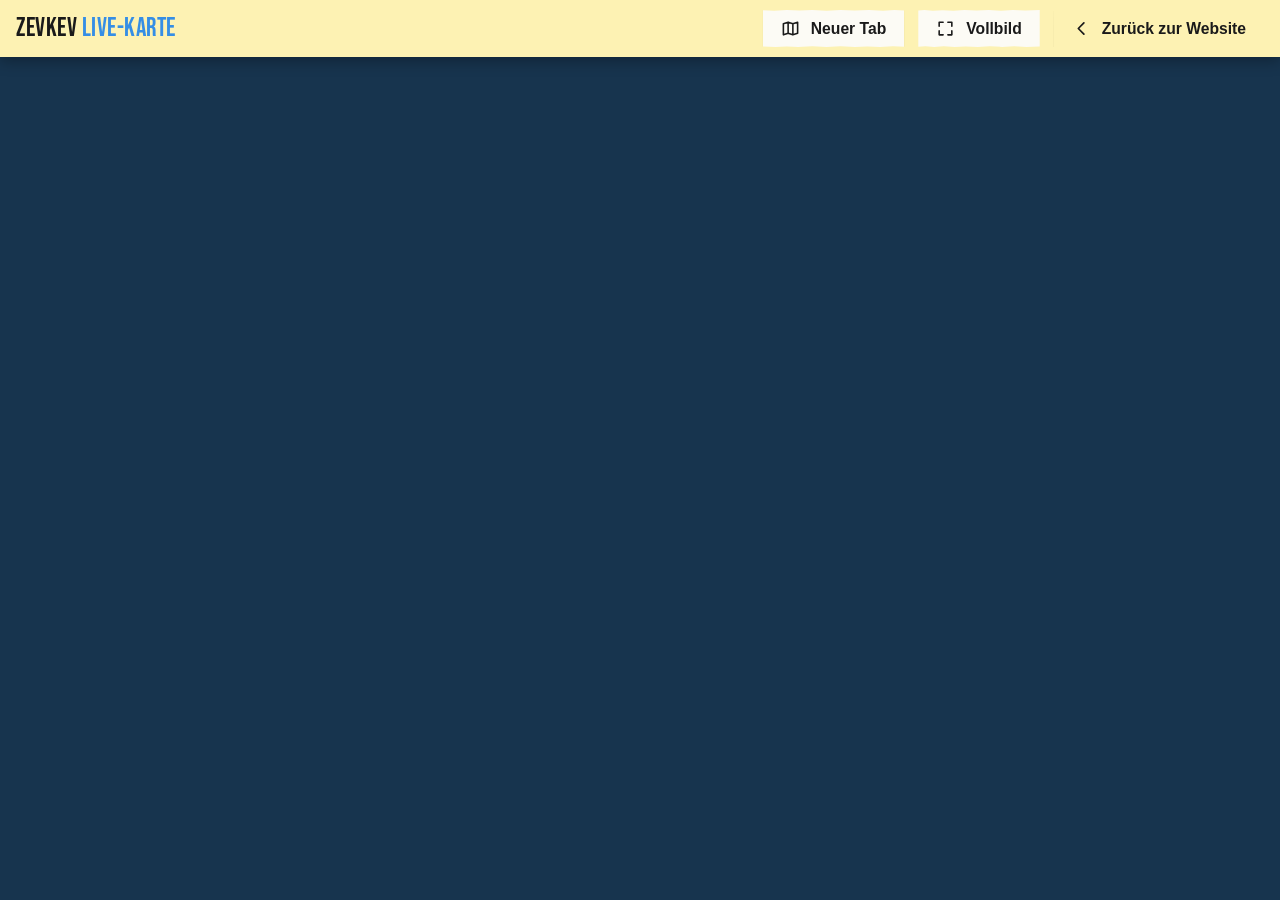
<file: map/index.html>
<!doctype html>
<html lang="de">
<head>
  <meta charset="utf-8">
  <meta name="viewport" content="width=device-width, initial-scale=1">
  <title>Live-Karte – ZEVKEV Minecraft</title>
  <meta name="description" content="Live-Karte des ZEVKEV-Minecraft-Servers (play.zevkev.de): Spieler, Claims und Spawn in Echtzeit.">
  <link rel="canonical" href="https://play.zevkev.de/map/">
  <meta name="theme-color" content="#234d70">
  <link rel="icon" type="image/png" sizes="32x32" href="/assets/img/favicon-32.png">
  <link rel="apple-touch-icon" href="/assets/img/apple-touch-icon.png">
  <link rel="preload" href="/assets/fonts/BebasNeue-Regular.woff2" as="font" type="font/woff2" crossorigin>
  <link rel="stylesheet" href="/assets/css/site.css">
  <script>
    try {
      var saved = localStorage.getItem("zevkev-theme");
      var dark = saved ? saved === "dark" : matchMedia("(prefers-color-scheme: dark)").matches;
      document.documentElement.setAttribute("data-theme", dark ? "dark" : "light");
    } catch (e) { document.documentElement.setAttribute("data-theme", "light"); }
  </script>
  <script src="/assets/js/site.js" defer></script>
</head>
<body class="map-open" data-page="map">
  <!-- Ganze Seite = Karte. Oben die Leiste, damit man jederzeit zurück zur Website kommt. -->
  <div class="map-overlay" id="map-page">
    <div class="map-bar">
      <a class="map-bar-title" href="/" style="text-decoration:none">ZEVKEV <b>Live-Karte</b></a>
      <a class="p-btn rip rip--b" href="http://map.zevkev.de:17165/" target="_blank" rel="noopener">
        <svg viewBox="0 0 24 24" fill="none" stroke="currentColor" stroke-width="2" stroke-linejoin="round" aria-hidden="true"><path d="M9 4 3 6v14l6-2 6 2 6-2V4l-6 2-6-2zM9 4v14M15 6v14"/></svg>
        <span>Neuer Tab</span>
      </a>
      <button class="p-btn rip rip--c" type="button" data-map="fullscreen" hidden>
        <svg viewBox="0 0 24 24" fill="none" stroke="currentColor" stroke-width="2" stroke-linecap="round" stroke-linejoin="round" aria-hidden="true"><path d="M4 9V4h5M20 9V4h-5M4 15v5h5M20 15v5h-5"/></svg>
        <span>Vollbild</span>
      </button>
      <a class="p-btn rip btn-accent" href="/">
        <svg viewBox="0 0 24 24" fill="none" stroke="currentColor" stroke-width="2.2" stroke-linecap="round" stroke-linejoin="round" aria-hidden="true"><path d="M15 5l-7 7 7 7"/></svg>
        <span class="label-long">Zurück zur Website</span><span class="label-short" aria-hidden="true">Zurück</span>
      </a>
    </div>
    <div class="map-overlay-stage">
      <div class="map-fallback">
        <img src="/assets/img/karte-vorschau.jpg" alt="">
        <p>Die Live-Karte läuft direkt auf dem Spielserver und öffnet sich in einem eigenen Tab – diese Seite bleibt offen.</p>
        <a class="p-btn rip btn-accent" href="http://map.zevkev.de:17165/" target="_blank" rel="noopener">
          <svg viewBox="0 0 24 24" fill="currentColor" aria-hidden="true"><path d="M8 5.5v13l10.5-6.5z"/></svg>
          <span>Live-Karte öffnen</span>
        </a>
      </div>
    </div>
  </div>
</body>
</html>
</file>
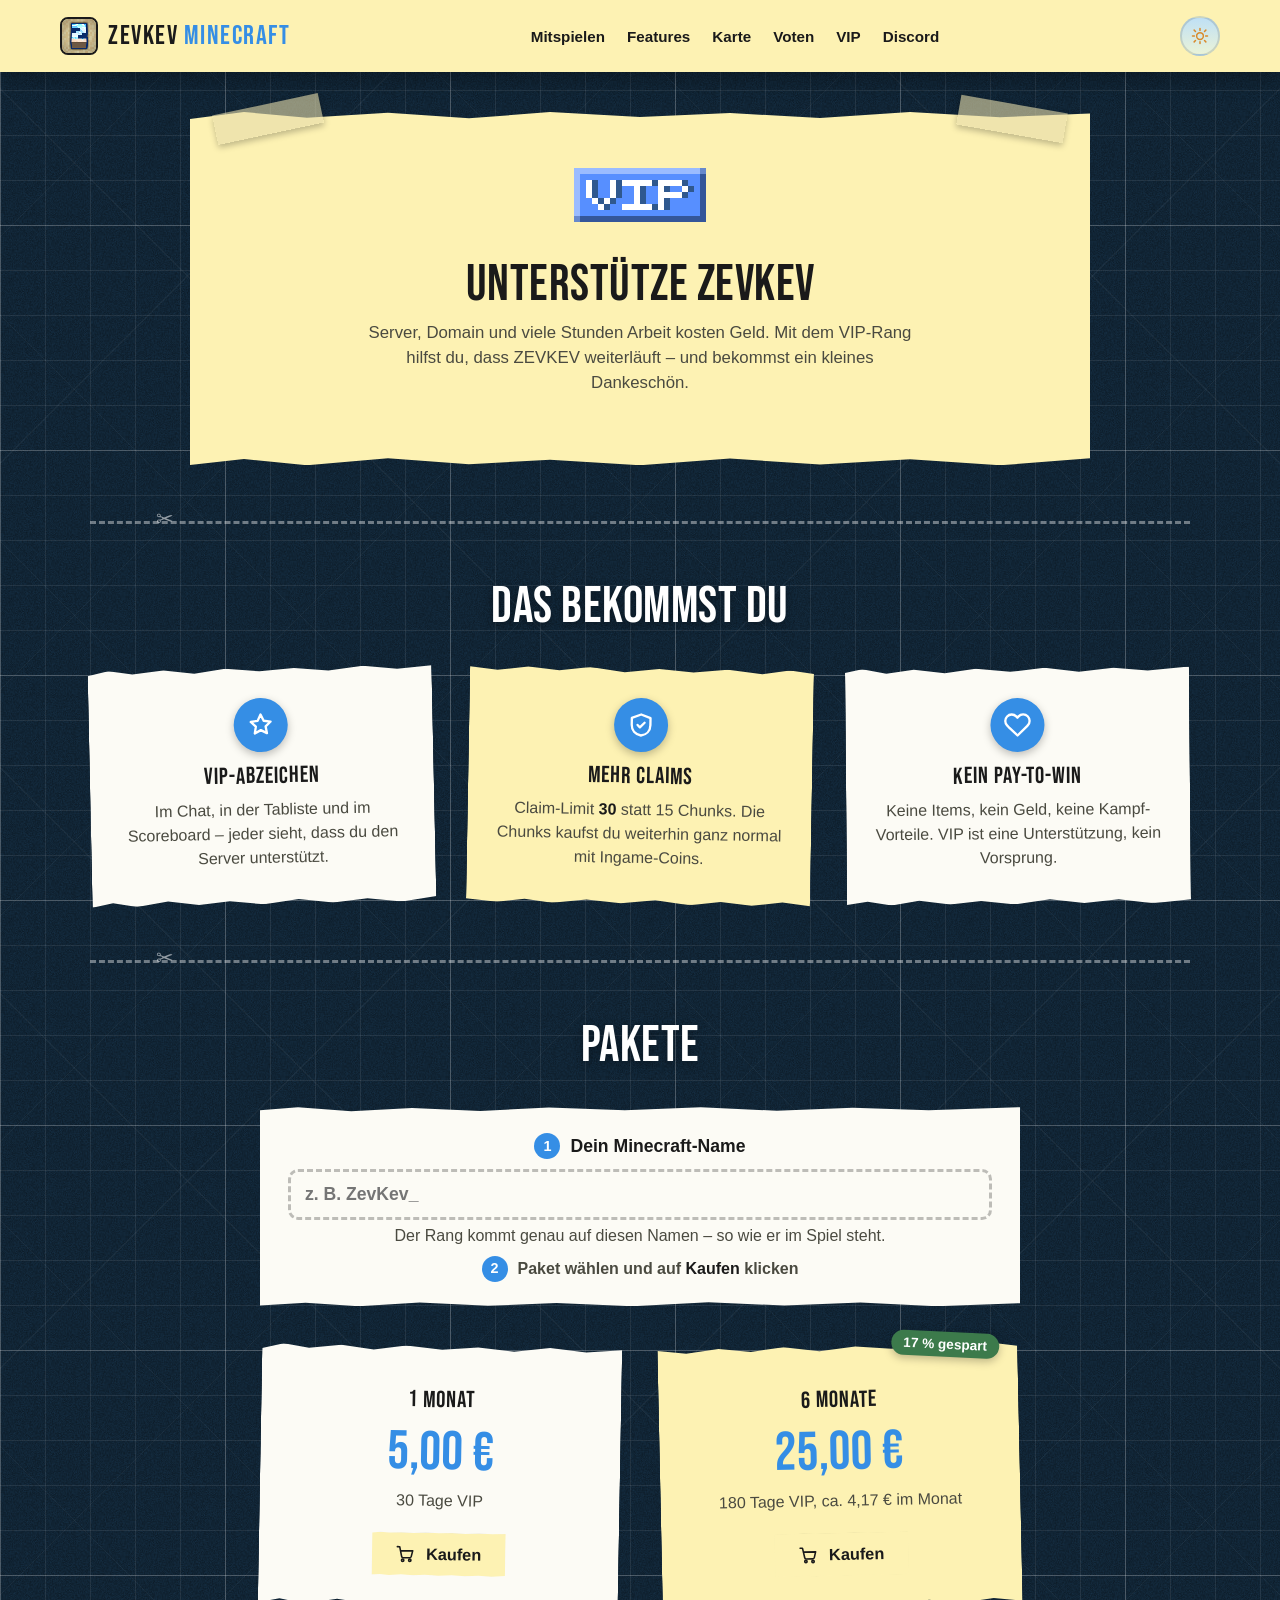
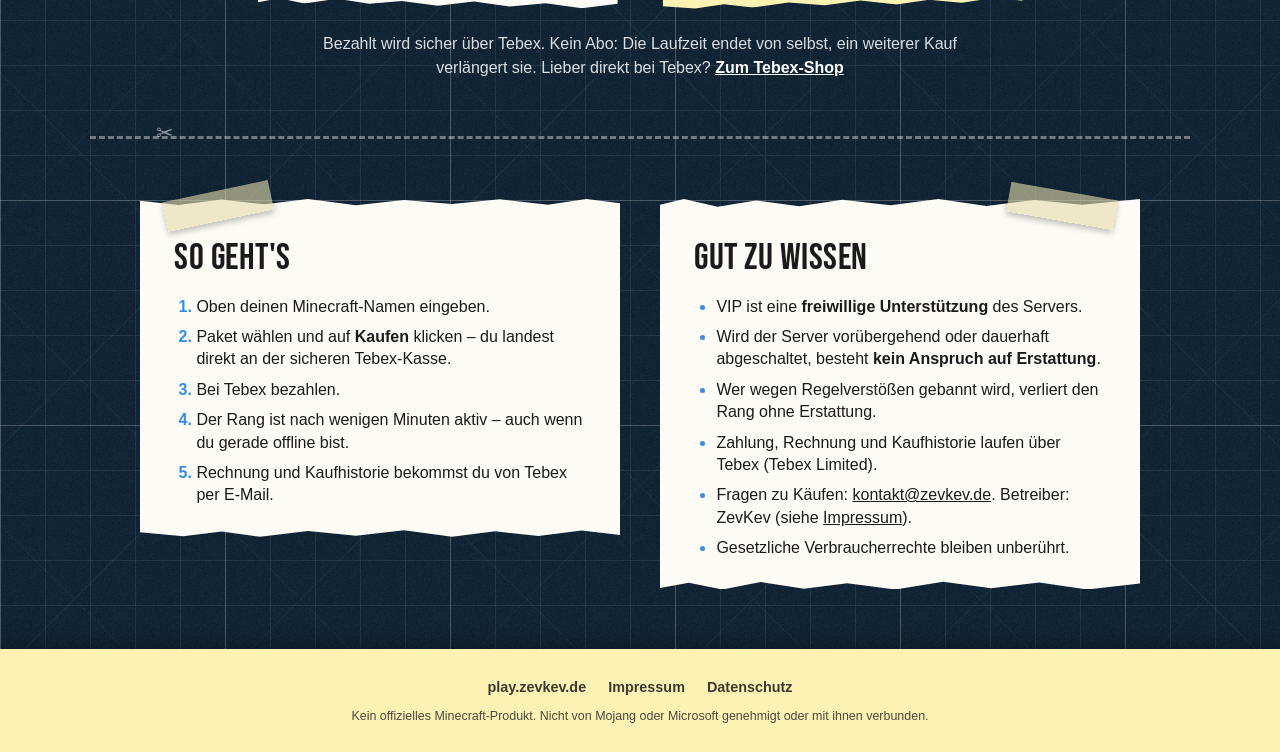
<file: vip/index.html>
<!doctype html>
<html lang="de">
<head>
  <meta charset="utf-8">
  <meta name="viewport" content="width=device-width, initial-scale=1">
  <title>VIP – ZEVKEV Minecraft-Server</title>
  <meta name="description" content="Unterstütze den ZEVKEV-Minecraft-Server (play.zevkev.de) mit dem VIP-Rang: 1 Monat 5,00 €, 6 Monate 25,00 €. VIP-Abzeichen und Claim-Limit 30 statt 15 – kein Pay-to-win.">
  <link rel="canonical" href="https://play.zevkev.de/vip/">
  <meta name="theme-color" content="#234d70">
  <link rel="icon" type="image/png" sizes="32x32" href="/assets/img/favicon-32.png">
  <link rel="icon" type="image/png" sizes="192x192" href="/assets/img/icon-192.png">
  <link rel="apple-touch-icon" href="/assets/img/apple-touch-icon.png">
  <meta property="og:type" content="website">
  <meta property="og:site_name" content="ZEVKEV">
  <meta property="og:title" content="VIP – ZEVKEV Minecraft-Server">
  <meta property="og:description" content="Unterstütze den Server: VIP-Abzeichen und mehr Claims. 1 Monat 5,00 €, 6 Monate 25,00 €.">
  <meta property="og:url" content="https://play.zevkev.de/vip/">
  <meta property="og:image" content="https://play.zevkev.de/assets/img/og-image.png">
  <meta property="og:locale" content="de_DE">
  <link rel="preload" href="/assets/fonts/BebasNeue-Regular.woff2" as="font" type="font/woff2" crossorigin>
  <link rel="stylesheet" href="/assets/css/site.css">
  <script>
    try {
      var saved = localStorage.getItem("zevkev-theme");
      var dark = saved ? saved === "dark" : matchMedia("(prefers-color-scheme: dark)").matches;
      document.documentElement.setAttribute("data-theme", dark ? "dark" : "light");
    } catch (e) { document.documentElement.setAttribute("data-theme", "light"); }
  </script>
  <script src="/assets/js/site.js" defer></script>
</head>
<body>
  <header class="site-header">
    <div class="container">
      <a class="site-logo" href="/" aria-label="ZEVKEV Minecraft – Startseite">
        <img src="/assets/img/server-icon.png" alt="" width="34" height="34">
        <span>ZEVKEV <span class="logo-sub">Minecraft</span></span>
      </a>
      <nav class="site-nav" aria-label="Seitenbereiche">
        <a href="/#mitspielen">Mitspielen</a>
        <a href="/#features">Features</a>
        <a href="/#karte">Karte</a>
        <a href="/vote/">Voten</a>
        <a href="/vip/" aria-current="page">VIP</a>
        <a href="/#discord">Discord</a>
      </nav>
      <div class="header-actions">
        <button class="theme-toggle" type="button" aria-label="Hell/Dunkel umschalten">
          <span class="theme-toggle-scene" aria-hidden="true">
            <svg class="theme-icon theme-icon-sun" viewBox="0 0 24 24" fill="none" stroke="currentColor" stroke-width="2" stroke-linecap="round"><circle cx="12" cy="12" r="4.5"/><path d="M12 2v2.5M12 19.5V22M4.2 4.2l1.8 1.8M18 18l1.8 1.8M2 12h2.5M19.5 12H22M4.2 19.8 6 18M18 6l1.8-1.8"/></svg>
            <svg class="theme-icon theme-icon-moon" viewBox="0 0 24 24" fill="currentColor"><path d="M20.5 14.6A8.5 8.5 0 0 1 9.4 3.5a8.5 8.5 0 1 0 11.1 11.1z"/></svg>
          </span>
        </button>
      </div>
    </div>
  </header>

  <main class="page-body">
    <section class="hero rip rip--accent reveal" aria-labelledby="vip-title">
      <span class="tape" aria-hidden="true"></span>
      <span class="tape tape--right" aria-hidden="true"></span>
      <img class="vip-badge" src="/assets/img/badges/vip.png" alt="VIP-Abzeichen" width="22" height="9">
      <h1 id="vip-title">Unterstütze ZEVKEV</h1>
      <p class="soon-banner" data-vip-soon><span class="soon-tag">ab 18.10.</span> Der VIP-Shop öffnet am 18. Oktober – Preise und Vorteile stehen schon fest.</p>
      <p class="vip-thanks" id="vip-thanks" role="status" hidden><b>Danke für deine Unterstützung!</b> Dein VIP-Rang ist in wenigen Minuten auf dem Server aktiv – auch wenn du gerade offline bist.</p>
      <p class="hero-lead">Server, Domain und viele Stunden Arbeit kosten Geld. Mit dem VIP-Rang hilfst du, dass ZEVKEV weiterläuft – und bekommst ein kleines Dankeschön.</p>
    </section>

    <div class="scissor-line" aria-hidden="true"></div>

    <section class="section" aria-labelledby="perks-title">
      <h2 class="section-title reveal" id="perks-title">Das bekommst du</h2>
      <div class="c-grid features">
        <article class="c-card rip tilt-a reveal">
          <span class="feature-icon" aria-hidden="true"><svg viewBox="0 0 24 24" fill="none" stroke="currentColor" stroke-width="2" stroke-linecap="round" stroke-linejoin="round"><path d="M12 3l2.6 5.4 5.9.8-4.3 4.1 1 5.8L12 16.4 6.8 19.1l1-5.8-4.3-4.1 5.9-.8z"/></svg></span>
          <h3>VIP-Abzeichen</h3>
          <p>Im Chat, in der Tabliste und im Scoreboard – jeder sieht, dass du den Server unterstützt.</p>
        </article>
        <article class="c-card rip rip--b rip--accent tilt-b reveal">
          <span class="feature-icon" aria-hidden="true"><svg viewBox="0 0 24 24" fill="none" stroke="currentColor" stroke-width="2" stroke-linecap="round" stroke-linejoin="round"><path d="M12 3 4 6v6c0 5 3.4 8.3 8 9 4.6-.7 8-4 8-9V6l-8-3z"/><path d="m9 12 2 2 4-4"/></svg></span>
          <h3>Mehr Claims</h3>
          <p>Claim-Limit <b>30</b> statt 15 Chunks. Die Chunks kaufst du weiterhin ganz normal mit Ingame-Coins.</p>
        </article>
        <article class="c-card rip rip--c tilt-c reveal">
          <span class="feature-icon" aria-hidden="true"><svg viewBox="0 0 24 24" fill="none" stroke="currentColor" stroke-width="2" stroke-linecap="round" stroke-linejoin="round"><path d="M20.8 4.6a5.5 5.5 0 0 0-7.8 0L12 5.7l-1-1.1a5.5 5.5 0 0 0-7.8 7.8l1 1.1L12 21l7.8-7.5 1-1.1a5.5 5.5 0 0 0 0-7.8z"/></svg></span>
          <h3>Kein Pay-to-win</h3>
          <p>Keine Items, kein Geld, keine Kampf-Vorteile. VIP ist eine Unterstützung, kein Vorsprung.</p>
        </article>
      </div>
    </section>

    <div class="scissor-line" aria-hidden="true"></div>

    <section class="section" id="pakete" aria-labelledby="plans-title">
      <h2 class="section-title reveal" id="plans-title">Pakete</h2>
      <form class="c-card rip rip--c reveal vip-player" id="vip-player-form" novalidate>
        <label for="vip-player"><span class="vip-step">1</span><span>Dein Minecraft-Name</span></label>
        <input id="vip-player" name="player" type="text" autocomplete="nickname" autocapitalize="off" spellcheck="false"
               maxlength="16" placeholder="z. B. ZevKev_" aria-describedby="vip-status">
        <p class="vip-status" id="vip-status" role="status" aria-live="polite">Der Rang kommt genau auf diesen Namen – so wie er im Spiel steht.</p>
        <p class="vip-step-next"><span class="vip-step">2</span><span>Paket wählen und auf <b>Kaufen</b> klicken</span></p>
      </form>
      <div class="vip-plans">
        <article class="c-card rip tilt-b reveal vip-plan">
          <h3>1 Monat</h3>
          <p class="vip-price" data-tebex-price="1">5,00&nbsp;€</p>
          <p>30 Tage VIP</p>
          <a class="p-btn rip btn-accent vip-buy" href="#pakete" data-tebex="1">
            <svg viewBox="0 0 24 24" fill="none" stroke="currentColor" stroke-width="2" stroke-linecap="round" stroke-linejoin="round" aria-hidden="true"><circle cx="9" cy="20" r="1.5"/><circle cx="18" cy="20" r="1.5"/><path d="M2 3h3l2.6 12.2a2 2 0 0 0 2 1.6h8.1a2 2 0 0 0 2-1.5L21.5 8H6"/></svg>
            <span class="vip-buy-label">Kaufen</span>
          </a>
        </article>
        <article class="c-card rip rip--b rip--accent tilt-a reveal vip-plan">
          <span class="vip-tag">17 % gespart</span>
          <h3>6 Monate</h3>
          <p class="vip-price" data-tebex-price="6">25,00&nbsp;€</p>
          <p>180 Tage VIP, ca. 4,17 € im Monat</p>
          <a class="p-btn rip btn-accent vip-buy" href="#pakete" data-tebex="6">
            <svg viewBox="0 0 24 24" fill="none" stroke="currentColor" stroke-width="2" stroke-linecap="round" stroke-linejoin="round" aria-hidden="true"><circle cx="9" cy="20" r="1.5"/><circle cx="18" cy="20" r="1.5"/><path d="M2 3h3l2.6 12.2a2 2 0 0 0 2 1.6h8.1a2 2 0 0 0 2-1.5L21.5 8H6"/></svg>
            <span class="vip-buy-label">Kaufen</span>
          </a>
        </article>
      </div>
      <p class="section-note reveal" id="vip-shop-note">Bezahlt wird sicher über Tebex. Kein Abo: Die Laufzeit endet von selbst, ein weiterer Kauf verlängert sie.
        Lieber direkt bei Tebex? <a href="https://play-zevkev-de-store.tebex.store" data-tebex-store rel="noopener" target="_blank">Zum Tebex-Shop</a></p>
    </section>

    <div class="scissor-line" aria-hidden="true"></div>

    <section class="section two-col" aria-label="Ablauf und Bedingungen">
      <article class="paper rip rip--b reveal" aria-labelledby="how-title">
        <span class="tape" aria-hidden="true"></span>
        <h2 id="how-title">So geht's</h2>
        <ol class="rules">
          <li>Oben deinen Minecraft-Namen eingeben.</li>
          <li>Paket wählen und auf <b>Kaufen</b> klicken – du landest direkt an der sicheren Tebex-Kasse.</li>
          <li>Bei Tebex bezahlen.</li>
          <li>Der Rang ist nach wenigen Minuten aktiv – auch wenn du gerade offline bist.</li>
          <li>Rechnung und Kaufhistorie bekommst du von Tebex per E-Mail.</li>
        </ol>
      </article>
      <article class="paper rip rip--c reveal" aria-labelledby="terms-title">
        <span class="tape tape--right" aria-hidden="true"></span>
        <h2 id="terms-title">Gut zu wissen</h2>
        <ul class="rules">
          <li>VIP ist eine <b>freiwillige Unterstützung</b> des Servers.</li>
          <li>Wird der Server vorübergehend oder dauerhaft abgeschaltet, besteht <b>kein Anspruch auf Erstattung</b>.</li>
          <li>Wer wegen Regelverstößen gebannt wird, verliert den Rang ohne Erstattung.</li>
          <li>Zahlung, Rechnung und Kaufhistorie laufen über Tebex (Tebex Limited).</li>
          <li>Fragen zu Käufen: <a href="mailto:kontakt@zevkev.de">kontakt@zevkev.de</a>. Betreiber: ZevKev (siehe <a href="/impressum/">Impressum</a>).</li>
          <li>Gesetzliche Verbraucherrechte bleiben unberührt.</li>
        </ul>
      </article>
    </section>
  </main>

  <footer class="site-footer">
    <div class="footer-inner">
      <nav class="footer-links" aria-label="Weitere Seiten">
        <a href="/">play.zevkev.de</a>
        <a href="/impressum/">Impressum</a>
        <a href="https://zevkev.de/datenschutz/">Datenschutz</a>
      </nav>
      <p class="footer-note">Kein offizielles Minecraft-Produkt. Nicht von Mojang oder Microsoft genehmigt oder mit ihnen verbunden.</p>
    </div>
  </footer>
</body>
</html>
</file>
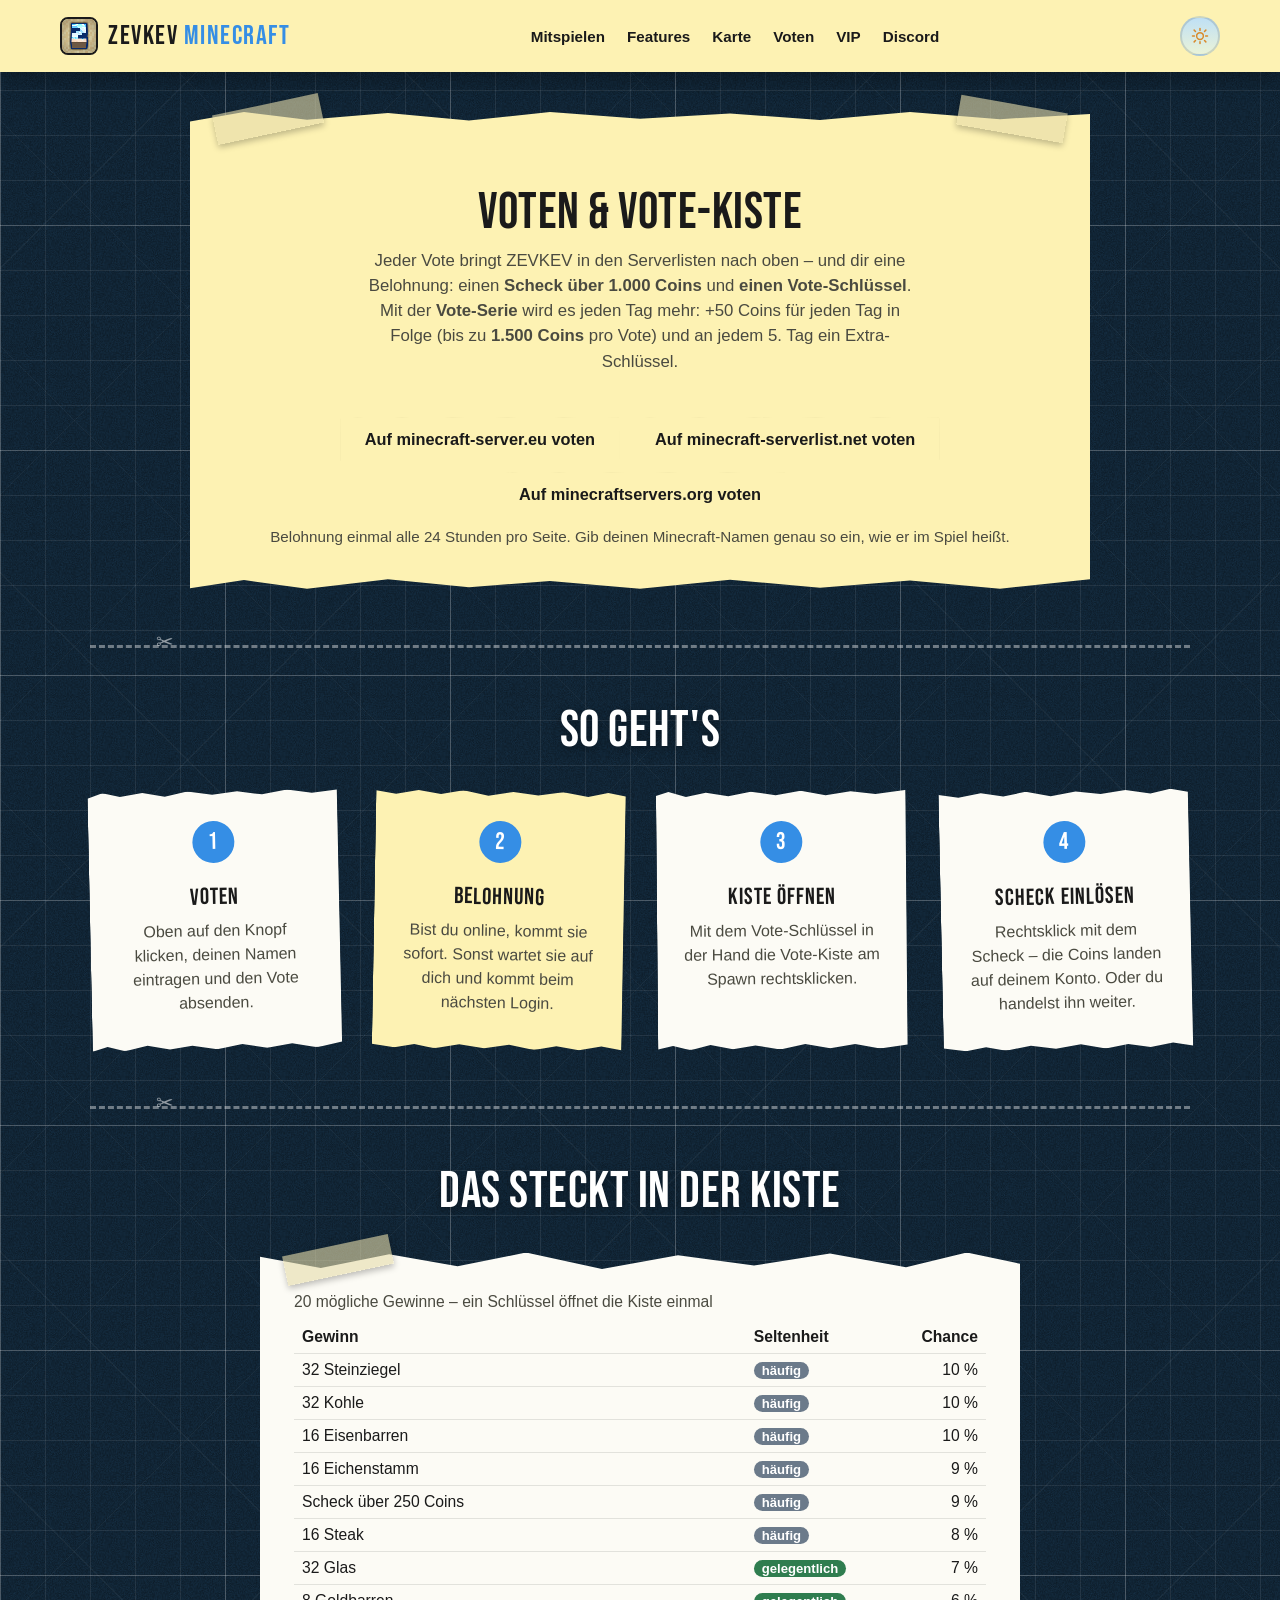
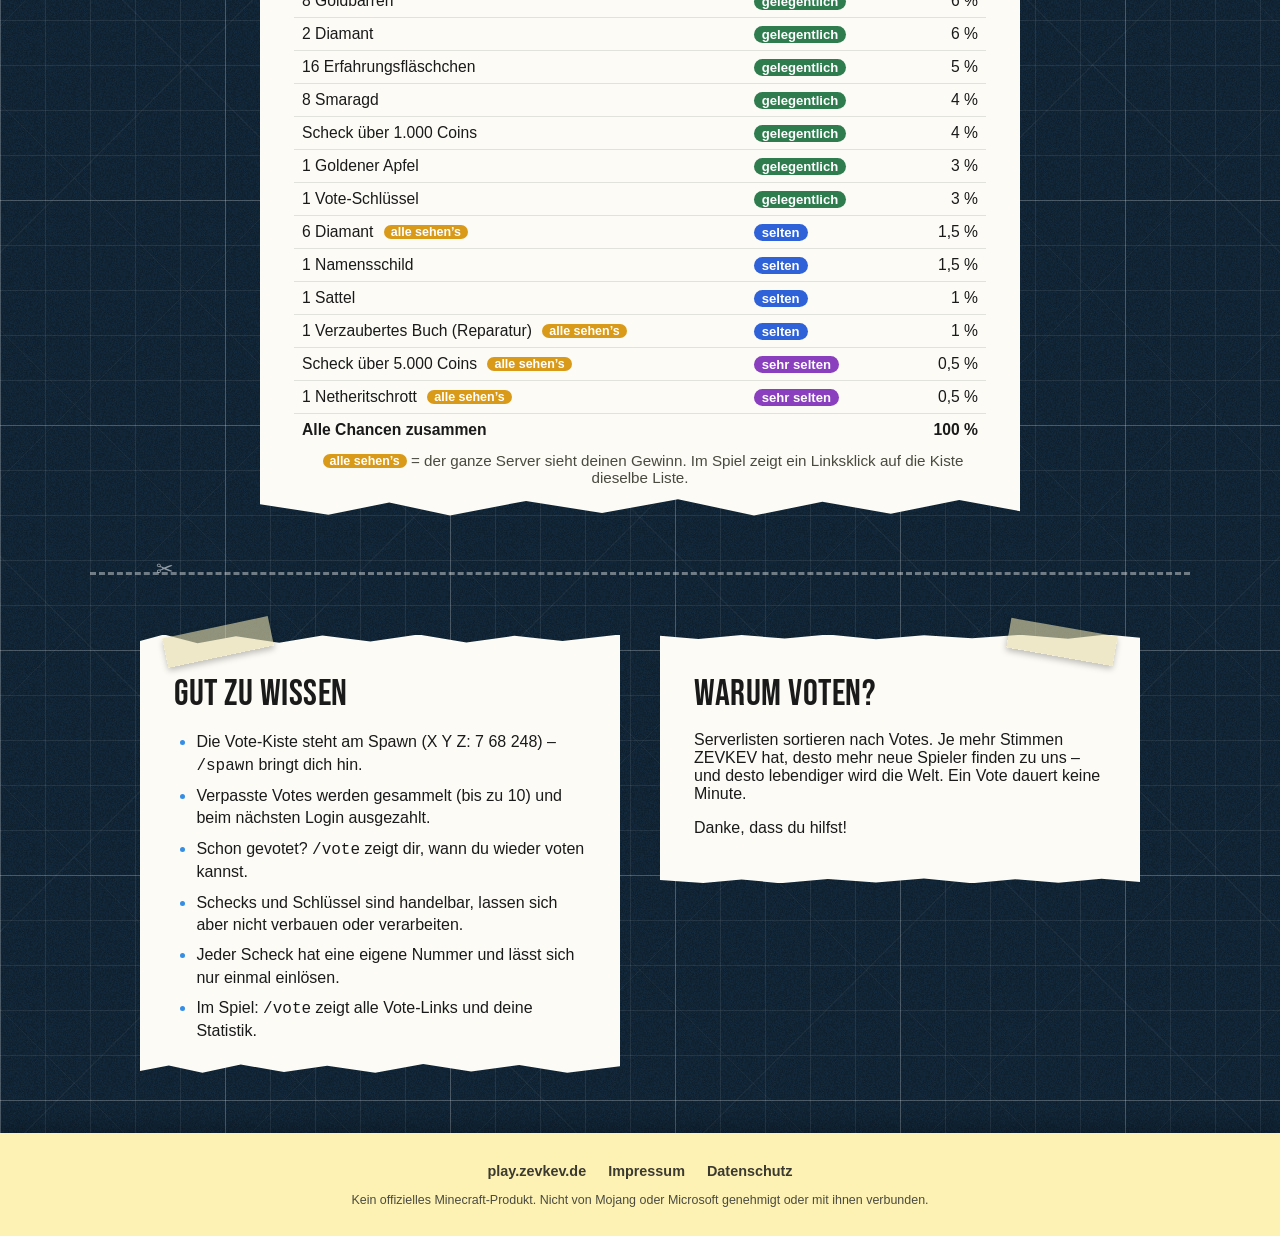
<file: vote/index.html>
<!doctype html>
<html lang="de">
<head>
  <meta charset="utf-8">
  <meta name="viewport" content="width=device-width, initial-scale=1">
  <title>Voten – ZEVKEV Minecraft-Server</title>
  <meta name="description" content="Vote für den ZEVKEV-Minecraft-Server (play.zevkev.de): pro Vote ein Scheck über 1.000 Coins und ein Vote-Schlüssel für die Vote-Kiste – alle Gewinne und Chancen offen.">
  <link rel="canonical" href="https://play.zevkev.de/vote/">
  <meta name="theme-color" content="#234d70">
  <link rel="icon" type="image/png" sizes="32x32" href="/assets/img/favicon-32.png">
  <link rel="icon" type="image/png" sizes="192x192" href="/assets/img/icon-192.png">
  <link rel="apple-touch-icon" href="/assets/img/apple-touch-icon.png">
  <meta property="og:type" content="website">
  <meta property="og:site_name" content="ZEVKEV">
  <meta property="og:title" content="Voten – ZEVKEV Minecraft-Server">
  <meta property="og:description" content="Pro Vote: Scheck über 1.000 Coins + Vote-Schlüssel. Alle Gewinne der Vote-Kiste mit Chancen.">
  <meta property="og:url" content="https://play.zevkev.de/vote/">
  <meta property="og:image" content="https://play.zevkev.de/assets/img/og-image.png">
  <meta property="og:locale" content="de_DE">
  <link rel="preload" href="/assets/fonts/BebasNeue-Regular.woff2" as="font" type="font/woff2" crossorigin>
  <link rel="stylesheet" href="/assets/css/site.css">
  <script>
    try {
      var saved = localStorage.getItem("zevkev-theme");
      var dark = saved ? saved === "dark" : matchMedia("(prefers-color-scheme: dark)").matches;
      document.documentElement.setAttribute("data-theme", dark ? "dark" : "light");
    } catch (e) { document.documentElement.setAttribute("data-theme", "light"); }
  </script>
  <script src="/assets/js/site.js" defer></script>
</head>
<body>
  <header class="site-header">
    <div class="container">
      <a class="site-logo" href="/" aria-label="ZEVKEV Minecraft – Startseite">
        <img src="/assets/img/server-icon.png" alt="" width="34" height="34">
        <span>ZEVKEV <span class="logo-sub">Minecraft</span></span>
      </a>
      <nav class="site-nav" aria-label="Seitenbereiche">
        <a href="/#mitspielen">Mitspielen</a>
        <a href="/#features">Features</a>
        <a href="/#karte">Karte</a>
        <a href="/vote/" aria-current="page">Voten</a>
        <a href="/vip/">VIP</a>
        <a href="/#discord">Discord</a>
      </nav>
      <div class="header-actions">
        <button class="theme-toggle" type="button" aria-label="Hell/Dunkel umschalten">
          <span class="theme-toggle-scene" aria-hidden="true">
            <svg class="theme-icon theme-icon-sun" viewBox="0 0 24 24" fill="none" stroke="currentColor" stroke-width="2" stroke-linecap="round"><circle cx="12" cy="12" r="4.5"/><path d="M12 2v2.5M12 19.5V22M4.2 4.2l1.8 1.8M18 18l1.8 1.8M2 12h2.5M19.5 12H22M4.2 19.8 6 18M18 6l1.8-1.8"/></svg>
            <svg class="theme-icon theme-icon-moon" viewBox="0 0 24 24" fill="currentColor"><path d="M20.5 14.6A8.5 8.5 0 0 1 9.4 3.5a8.5 8.5 0 1 0 11.1 11.1z"/></svg>
          </span>
        </button>
      </div>
    </div>
  </header>

  <main class="page-body">
    <section class="hero rip rip--accent reveal" aria-labelledby="vote-page-title">
      <span class="tape" aria-hidden="true"></span>
      <span class="tape tape--right" aria-hidden="true"></span>
      <h1 id="vote-page-title">Voten &amp; Vote-Kiste</h1>
      <p class="hero-lead">Jeder Vote bringt ZEVKEV in den Serverlisten nach oben – und dir eine Belohnung:
        einen <b>Scheck über 1.000 Coins</b> und <b>einen Vote-Schlüssel</b>. Mit der <b>Vote-Serie</b> wird es
        jeden Tag mehr: +50 Coins für jeden Tag in Folge (bis zu <b>1.500 Coins</b> pro Vote) und an
        jedem 5. Tag ein Extra-Schlüssel.</p>
      <div class="vote-links" id="vote-links"></div>
      <p class="vote-hint">Belohnung einmal alle 24 Stunden pro Seite. Gib deinen Minecraft-Namen genau so ein, wie er im Spiel heißt.</p>
    </section>

    <div class="scissor-line" aria-hidden="true"></div>

    <section class="section" aria-labelledby="vote-how-title">
      <h2 class="section-title reveal" id="vote-how-title">So geht's</h2>
      <div class="c-grid steps">
        <article class="c-card rip tilt-a reveal">
          <span class="step-num" aria-hidden="true">1</span>
          <h3>Voten</h3>
          <p>Oben auf den Knopf klicken, deinen Namen eintragen und den Vote absenden.</p>
        </article>
        <article class="c-card rip rip--b rip--accent tilt-b reveal">
          <span class="step-num" aria-hidden="true">2</span>
          <h3>Belohnung</h3>
          <p>Bist du online, kommt sie sofort. Sonst wartet sie auf dich und kommt beim nächsten Login.</p>
        </article>
        <article class="c-card rip rip--c tilt-c reveal">
          <span class="step-num" aria-hidden="true">3</span>
          <h3>Kiste öffnen</h3>
          <p>Mit dem Vote-Schlüssel in der Hand die Vote-Kiste am Spawn rechtsklicken.</p>
        </article>
        <article class="c-card rip rip--b tilt-a reveal">
          <span class="step-num" aria-hidden="true">4</span>
          <h3>Scheck einlösen</h3>
          <p>Rechtsklick mit dem Scheck – die Coins landen auf deinem Konto. Oder du handelst ihn weiter.</p>
        </article>
      </div>
    </section>

    <div class="scissor-line" aria-hidden="true"></div>

    <section class="section" aria-labelledby="loot-title">
      <h2 class="section-title reveal" id="loot-title">Das steckt in der Kiste</h2>
      <article class="paper rip rip--b reveal loot-card">
        <span class="tape" aria-hidden="true"></span>
        <table class="loot-table">
          <caption>20 mögliche Gewinne – ein Schlüssel öffnet die Kiste einmal</caption>
          <thead><tr><th scope="col">Gewinn</th><th scope="col">Seltenheit</th><th scope="col" class="num">Chance</th></tr></thead>
          <tbody>
            <tr><td>32 Steinziegel</td><td><span class="loot-rarity r-common">häufig</span></td><td class="num">10 %</td></tr>
            <tr><td>32 Kohle</td><td><span class="loot-rarity r-common">häufig</span></td><td class="num">10 %</td></tr>
            <tr><td>16 Eisenbarren</td><td><span class="loot-rarity r-common">häufig</span></td><td class="num">10 %</td></tr>
            <tr><td>16 Eichenstamm</td><td><span class="loot-rarity r-common">häufig</span></td><td class="num">9 %</td></tr>
            <tr><td>Scheck über 250 Coins</td><td><span class="loot-rarity r-common">häufig</span></td><td class="num">9 %</td></tr>
            <tr><td>16 Steak</td><td><span class="loot-rarity r-common">häufig</span></td><td class="num">8 %</td></tr>
            <tr><td>32 Glas</td><td><span class="loot-rarity r-uncommon">gelegentlich</span></td><td class="num">7 %</td></tr>
            <tr><td>8 Goldbarren</td><td><span class="loot-rarity r-uncommon">gelegentlich</span></td><td class="num">6 %</td></tr>
            <tr><td>2 Diamant</td><td><span class="loot-rarity r-uncommon">gelegentlich</span></td><td class="num">6 %</td></tr>
            <tr><td>16 Erfahrungsfläschchen</td><td><span class="loot-rarity r-uncommon">gelegentlich</span></td><td class="num">5 %</td></tr>
            <tr><td>8 Smaragd</td><td><span class="loot-rarity r-uncommon">gelegentlich</span></td><td class="num">4 %</td></tr>
            <tr><td>Scheck über 1.000 Coins</td><td><span class="loot-rarity r-uncommon">gelegentlich</span></td><td class="num">4 %</td></tr>
            <tr><td>1 Goldener Apfel</td><td><span class="loot-rarity r-uncommon">gelegentlich</span></td><td class="num">3 %</td></tr>
            <tr><td>1 Vote-Schlüssel</td><td><span class="loot-rarity r-uncommon">gelegentlich</span></td><td class="num">3 %</td></tr>
            <tr><td>6 Diamant <span class="loot-star">alle sehen’s</span></td><td><span class="loot-rarity r-rare">selten</span></td><td class="num">1,5 %</td></tr>
            <tr><td>1 Namensschild</td><td><span class="loot-rarity r-rare">selten</span></td><td class="num">1,5 %</td></tr>
            <tr><td>1 Sattel</td><td><span class="loot-rarity r-rare">selten</span></td><td class="num">1 %</td></tr>
            <tr><td>1 Verzaubertes Buch (Reparatur) <span class="loot-star">alle sehen’s</span></td><td><span class="loot-rarity r-rare">selten</span></td><td class="num">1 %</td></tr>
            <tr><td>Scheck über 5.000 Coins <span class="loot-star">alle sehen’s</span></td><td><span class="loot-rarity r-epic">sehr selten</span></td><td class="num">0,5 %</td></tr>
            <tr><td>1 Netheritschrott <span class="loot-star">alle sehen’s</span></td><td><span class="loot-rarity r-epic">sehr selten</span></td><td class="num">0,5 %</td></tr>
          </tbody>
          <tfoot><tr><td colspan="2">Alle Chancen zusammen</td><td class="num">100 %</td></tr></tfoot>
        </table>
        <p class="vote-hint"><span class="loot-star">alle sehen’s</span> = der ganze Server sieht deinen Gewinn. Im Spiel zeigt ein Linksklick auf die Kiste dieselbe Liste.</p>
      </article>
    </section>

    <div class="scissor-line" aria-hidden="true"></div>

    <section class="section two-col" aria-label="Fragen zum Voten">
      <article class="paper rip rip--c reveal" aria-labelledby="vote-faq-title">
        <span class="tape" aria-hidden="true"></span>
        <h2 id="vote-faq-title">Gut zu wissen</h2>
        <ul class="rules">
          <li>Die Vote-Kiste steht am Spawn (X Y Z: 7 68 248) – <code>/spawn</code> bringt dich hin.</li>
          <li>Verpasste Votes werden gesammelt (bis zu 10) und beim nächsten Login ausgezahlt.</li>
          <li>Schon gevotet? <code>/vote</code> zeigt dir, wann du wieder voten kannst.</li>
          <li>Schecks und Schlüssel sind handelbar, lassen sich aber nicht verbauen oder verarbeiten.</li>
          <li>Jeder Scheck hat eine eigene Nummer und lässt sich nur einmal einlösen.</li>
          <li>Im Spiel: <code>/vote</code> zeigt alle Vote-Links und deine Statistik.</li>
        </ul>
      </article>
      <article class="paper rip rip--b reveal" aria-labelledby="vote-why-title">
        <span class="tape tape--right" aria-hidden="true"></span>
        <h2 id="vote-why-title">Warum voten?</h2>
        <p>Serverlisten sortieren nach Votes. Je mehr Stimmen ZEVKEV hat, desto mehr neue Spieler finden zu uns –
          und desto lebendiger wird die Welt. Ein Vote dauert keine Minute.</p>
        <p>Danke, dass du hilfst!</p>
      </article>
    </section>
  </main>

  <footer class="site-footer">
    <div class="footer-inner">
      <nav class="footer-links" aria-label="Weitere Seiten">
        <a href="/">play.zevkev.de</a>
        <a href="https://zevkev.de/impressum/">Impressum</a>
        <a href="https://zevkev.de/datenschutz/">Datenschutz</a>
      </nav>
      <p class="footer-note">Kein offizielles Minecraft-Produkt. Nicht von Mojang oder Microsoft genehmigt oder mit ihnen verbunden.</p>
    </div>
  </footer>
</body>
</html>
</file>
<file: assets/css/site.css>
/* ==========================================================================
   play.zevkev.de – Minecraft-Serverseite im ZevKev-Designsystem
   (Papier-Ausschnitte + Washi-Tape auf der blauen Schneidematte, wie zevkev.de)
   ========================================================================== */

@font-face {
  font-family: "Bebas Neue";
  src: url("/assets/fonts/BebasNeue-Regular.woff2") format("woff2");
  font-weight: 400;
  font-style: normal;
  font-display: swap;
}

:root {
  --blue-mat: #234d70;
  --blue-mat-dark: #17344e;
  --grid: rgba(255, 255, 255, 0.08);
  --grid-strong: rgba(255, 255, 255, 0.18);
  --paper: #fcfbf5;
  --paper-accent: #fdf2b3;
  --paper-pink: #f7d9d0;
  --tape: rgba(230, 220, 170, 0.6);
  --text-dark: #1a1a1a;
  --text-muted: #4a4a40;
  --photo-mat: #c19464;
  --photo-mat-dark: #8a6a42;
  --accent-green: #3c7a4b;
  --accent-red: #c0392b;
  --mc-blue: #358ee5;
  --discord-blurple: #5865f2;
  --zone-discord: #232a4d;
  --shadow-soft: 0 8px 20px rgba(0, 0, 0, 0.3);
  --shadow-hover: 0 14px 30px rgba(0, 0, 0, 0.38);
  --header-h: 72px;

  --tear-a: polygon(0% 2%, 6% 0%, 13% 1.6%, 22% 0.2%, 31% 1.8%, 40% 0%, 50% 1.4%, 60% 0.3%, 70% 1.7%, 80% 0%, 90% 1.5%, 100% 0.4%, 100% 98%, 90% 100%, 80% 98.3%, 70% 99.8%, 60% 98.1%, 50% 100%, 40% 98.4%, 31% 99.7%, 22% 98%, 13% 100%, 6% 98.2%, 0% 99.9%);
  --tear-b: polygon(0% 0.5%, 8% 1.8%, 17% 0.2%, 26% 1.6%, 35% 0%, 45% 1.9%, 55% 0.3%, 65% 1.5%, 75% 0.1%, 85% 1.7%, 93% 0%, 100% 1.3%, 100% 99.5%, 92% 98.2%, 83% 99.8%, 74% 98.4%, 65% 100%, 55% 98.1%, 45% 99.7%, 35% 98.3%, 25% 100%, 17% 98.5%, 9% 99.9%, 0% 98.7%);
  --tear-c: polygon(0% 1.5%, 5% 0%, 12% 2%, 20% 0.4%, 29% 1.9%, 38% 0.2%, 48% 1.6%, 58% 0%, 68% 1.8%, 78% 0.3%, 88% 1.5%, 100% 0%, 100% 98.5%, 89% 100%, 79% 98.2%, 69% 99.7%, 59% 98%, 49% 100%, 39% 98.4%, 30% 99.8%, 21% 98.1%, 13% 100%, 6% 98.3%, 0% 99.6%);
}

:root[data-theme="dark"] {
  --blue-mat: #060c14;
  --blue-mat-dark: #03070d;
  --grid: rgba(255, 255, 255, 0.035);
  --grid-strong: rgba(255, 255, 255, 0.08);
  --paper: #1e2128;
  --paper-accent: #2d3a54;
  --paper-pink: #352c3d;
  --tape: rgba(150, 165, 195, 0.45);
  --text-dark: #f0f1f5;
  --text-muted: #9d9fa8;
  --photo-mat: #6b5133;
  --photo-mat-dark: #4a3620;
  --accent-green: #5fb377;
  --accent-red: #e0564a;
  --zone-discord: #141831;
  --shadow-soft: 0 10px 26px rgba(0, 0, 0, 0.65);
  --shadow-hover: 0 16px 36px rgba(0, 0, 0, 0.7);
}

html { scroll-behavior: smooth; scroll-padding-top: calc(var(--header-h) + 16px); }
html, body { margin: 0; padding: 0; min-height: 100%; }

body {
  background-color: var(--blue-mat);
  background-image:
    repeating-linear-gradient(45deg, rgba(255,255,255,.04) 0, rgba(255,255,255,.04) 1px, transparent 1px, transparent 160px),
    repeating-linear-gradient(-45deg, rgba(255,255,255,.04) 0, rgba(255,255,255,.04) 1px, transparent 1px, transparent 160px),
    linear-gradient(var(--grid-strong) 1.5px, transparent 1.5px),
    linear-gradient(90deg, var(--grid-strong) 1.5px, transparent 1.5px),
    linear-gradient(var(--grid) 1px, transparent 1px),
    linear-gradient(90deg, var(--grid) 1px, transparent 1px),
    url("/assets/img/mat-texture.jpg");
  background-size: auto, auto, 225px 225px, 225px 225px, 45px 45px, 45px 45px, 160px 160px;
  background-blend-mode: normal, normal, normal, normal, normal, normal, multiply;
  font-family: "Futura", "Trebuchet MS", Arial, sans-serif;
  color: var(--text-dark);
  -webkit-font-smoothing: antialiased;
  overflow-x: hidden;
}

a { color: inherit; }
img { max-width: 100%; display: block; }
button { font-family: inherit; cursor: pointer; }
[hidden] { display: none !important; }
code { font-family: "Cascadia Mono", Consolas, "Courier New", monospace; }

h1, h2, h3, .display-font {
  font-family: "Bebas Neue", "Futura", "Trebuchet MS", Arial, sans-serif;
  letter-spacing: 0.5px;
  font-weight: 400;
  line-height: 1.05;
}

.container { width: 100%; max-width: 1200px; margin: 0 auto; padding: 0 20px; box-sizing: border-box; }

.page-body {
  padding: calc(var(--header-h) + 40px) 16px 60px;
  min-height: 100vh;
  display: flex;
  flex-direction: column;
  align-items: center;
  box-sizing: border-box;
  width: 100%;
}

@media (prefers-reduced-motion: reduce) {
  html { scroll-behavior: auto; }
  *, *::before, *::after { animation-duration: 0.01ms !important; animation-iteration-count: 1 !important; transition-duration: 0.01ms !important; }
}

/* ── Papier-Bausteine (wie zevkev.de) ─────────────────────────────────────── */
.rip { position: relative; isolation: isolate; }
.rip::before {
  content: "";
  position: absolute;
  inset: 0;
  background-color: var(--paper);
  clip-path: var(--tear-a);
  filter: drop-shadow(var(--shadow-soft));
  z-index: -1;
}
.rip--b::before { clip-path: var(--tear-b); }
.rip--c::before { clip-path: var(--tear-c); }
.rip--accent::before { background-color: var(--paper-accent); }
.rip--pink::before { background-color: var(--paper-pink); }
.rip--photo::before { background-color: var(--photo-mat); box-shadow: inset 0 0 8px rgba(0,0,0,.12); }

.tape {
  position: absolute;
  width: 108px;
  height: 30px;
  background: var(--tape);
  top: -8px;
  left: 24px;
  transform: rotate(-12deg);
  z-index: 5;
  box-shadow: 0 3px 6px rgba(0, 0, 0, 0.25);
  pointer-events: none;
}
.tape--right { left: auto; right: 24px; transform: rotate(10deg); }

.p-btn {
  padding: 12px 24px;
  text-decoration: none;
  color: var(--text-dark) !important;
  font-weight: bold;
  display: inline-flex;
  align-items: center;
  gap: 11px;
  font-size: 1.02rem;
  border: none;
  background: none;
  transition: transform 0.3s cubic-bezier(0.175, 0.885, 0.32, 1.275);
}
.p-btn:hover { transform: scale(1.05); }
.p-btn:hover::before { filter: drop-shadow(var(--shadow-hover)); }
.p-btn:active { transform: scale(0.98); }
.p-btn:focus-visible { outline: 3px solid #fff; outline-offset: 2px; }
.p-btn svg { width: 19px; height: 19px; flex-shrink: 0; }
.btn-accent::before { background-color: var(--paper-accent); }

.discord-btn { color: #fff !important; }
.discord-btn::before { background-color: var(--discord-blurple); }

.scissor-line { width: 100%; max-width: 1100px; margin: 56px auto; border-top: 3px dashed rgba(255, 255, 255, 0.4); position: relative; }
.scissor-line::after {
  content: "✂";
  position: absolute; left: 6%; top: -0.85em;
  color: rgba(255, 255, 255, 0.55); font-size: 1.3rem;
  background: none;
}

.reveal { opacity: 0; transform: translateY(18px); }
.reveal.is-visible { opacity: 1; transform: translateY(0); transition: transform 0.5s ease; }

/* ── Kopfzeile: flach und ruhig ──────────────────────────────────────────── */
.site-header {
  position: fixed; top: 0; left: 0; right: 0;
  height: var(--header-h);
  z-index: 100;
  display: flex; align-items: center;
  background-color: var(--paper-accent);
  box-shadow: 0 6px 20px rgba(0, 0, 0, 0.3);
}
:root[data-theme="dark"] .site-header, :root[data-theme="dark"] .site-footer { background-color: var(--paper); }
.site-header .container { display: flex; align-items: center; justify-content: space-between; gap: 14px; height: 100%; }
.site-logo {
  display: flex; align-items: center; gap: 10px;
  text-decoration: none; color: var(--text-dark) !important;
  font-family: "Bebas Neue", "Futura", sans-serif;
  font-size: 1.7rem; letter-spacing: 1.5px; text-transform: uppercase;
}
.site-logo img { width: 34px; height: 34px; border-radius: 8px; image-rendering: pixelated; border: 2px solid var(--text-dark); }
.logo-sub { color: var(--mc-blue); }
.site-nav { display: flex; align-items: center; }
.site-nav a {
  color: var(--text-dark) !important; text-decoration: none;
  font-weight: bold; font-size: 0.95rem;
  padding: 8px 11px; border-radius: 20px;
  transition: background-color 0.2s ease;
}
.site-nav a:hover { background: rgba(0, 0, 0, 0.07); }
:root[data-theme="dark"] .site-nav a:hover { background: rgba(255, 255, 255, 0.08); }
.header-actions { display: flex; align-items: center; gap: 10px; }

.theme-toggle {
  width: 40px; height: 40px; border-radius: 50%;
  border: 2px solid rgba(0,0,0,.12);
  background: linear-gradient(to bottom, #bfe0f5 0%, #eaf3d8 100%);
  display: flex; align-items: center; justify-content: center;
  color: var(--text-dark); overflow: hidden; position: relative; padding: 0;
  transition: transform 0.25s cubic-bezier(0.175, 0.885, 0.32, 1.275);
}
.theme-toggle:hover { transform: scale(1.08); }
:root[data-theme="dark"] .theme-toggle { background: linear-gradient(to bottom, #182035 0%, #2a1f30 100%); border-color: rgba(255,255,255,.16); }
.theme-toggle-scene { position: relative; width: 100%; height: 100%; }
.theme-icon { position: absolute; top: 50%; left: 50%; width: 18px; height: 18px; transition: transform 0.55s cubic-bezier(0.65, 0, 0.35, 1), opacity 0.4s ease; }
.theme-icon-sun { transform: translate(-50%, -50%); opacity: 1; color: #d98a2b; }
.theme-icon-moon { transform: translate(-50%, -50%) translateY(-170%); opacity: 0; color: #dfe3ef; }
:root[data-theme="dark"] .theme-icon-sun { transform: translate(-50%, -50%) translateY(170%); opacity: 0; }
:root[data-theme="dark"] .theme-icon-moon { transform: translate(-50%, -50%); opacity: 1; }

/* ── Kopfkarte ───────────────────────────────────────────────────────────── */
.hero {
  width: 100%; max-width: 900px; box-sizing: border-box;
  padding: 52px 44px 44px;
  display: flex; flex-direction: column; align-items: center; text-align: center;
}
.hero-logo { width: min(520px, 88%); height: auto; filter: drop-shadow(0 4px 6px rgba(0,0,0,.18)); }
.vote-card { max-width: 760px; margin: 0 auto; }
.vote-hint a { color: var(--mc-blue); font-weight: bold; }
.soon-tag { display: inline-block; padding: 1px 9px; border-radius: 999px; background: #d99a1a; color: #fff; font-size: 0.8rem; font-weight: bold; text-transform: uppercase; letter-spacing: .04em; vertical-align: 1px; }
.soon-banner { margin: 6px 0 14px; font-weight: bold; }
.step-num { display: inline-grid; place-items: center; width: 42px; height: 42px; border-radius: 50%; background: var(--mc-blue);
  color: #fff; font: 1.5rem/1 "Bebas Neue", Impact, sans-serif; margin-bottom: 10px; }
.c-grid.steps { grid-template-columns: repeat(2, minmax(0, 1fr)); max-width: 760px; margin: 0 auto; }
@media (min-width: 1100px) { .c-grid.steps { grid-template-columns: repeat(4, minmax(0, 1fr)); max-width: none; } }
@media (max-width: 560px) { .c-grid.steps { grid-template-columns: 1fr; } }
.loot-card { max-width: 760px; width: 100%; margin: 0 auto; }
.loot-table { width: 100%; border-collapse: collapse; font-size: 0.98rem; }
.loot-table caption { caption-side: top; text-align: left; color: var(--text-muted); margin-bottom: 10px; }
.loot-table th, .loot-table td { padding: 7px 8px; border-bottom: 1px solid rgba(0,0,0,.1); text-align: left; }
:root[data-theme="dark"] .loot-table th, :root[data-theme="dark"] .loot-table td { border-bottom-color: rgba(255,255,255,.1); }
.loot-table .num { text-align: right; white-space: nowrap; font-variant-numeric: tabular-nums; }
.loot-table tfoot td { font-weight: bold; border-bottom: 0; }
.loot-rarity { display: inline-block; padding: 1px 8px; border-radius: 999px; font-size: 0.82rem; font-weight: bold; color: #fff; }
.r-common { background: #6b7a8a; } .r-uncommon { background: #2f7d4f; } .r-rare { background: #2f62d9; } .r-epic { background: #8a3fbf; }
.loot-star { display: inline-block; margin-left: 6px; padding: 0 7px; border-radius: 999px; background: #d99a1a; color: #fff; font-size: 0.78rem; font-weight: bold; vertical-align: 1px; }
.gallery { display: grid; grid-template-columns: repeat(auto-fit, minmax(260px, 1fr)); gap: 34px; width: 100%; }
.shot { margin: 0; padding: 10px 10px 8px; background: #fff; box-shadow: 0 6px 18px rgba(0,0,0,.18); }
:root[data-theme="dark"] .shot { background: #1d2733; }
.shot img { display: block; width: 100%; height: auto; }
.shot figcaption { padding: 8px 4px 2px; font-size: 0.92rem; color: var(--text-muted); text-align: center; }
.cmd-card { width: 100%; max-width: 980px; margin: 0 auto; }
.cmd-grid { list-style: none; margin: 0; padding: 0; width: 100%; display: grid; grid-template-columns: repeat(auto-fit, minmax(220px, 1fr)); gap: 12px; }
.cmd-grid li { display: flex; flex-direction: column; gap: 4px; padding: 12px 14px; border: 2px dashed rgba(0,0,0,.16); border-radius: 10px; }
:root[data-theme="dark"] .cmd-grid li { border-color: rgba(255,255,255,.14); }
.cmd-grid code { font-weight: bold; color: var(--mc-blue); }
.cmd-grid span { color: var(--text-muted); font-size: 0.92rem; }
.vote-hint { text-align: center; color: var(--text-muted); font-size: .95rem; margin: 6px 0 0; }
.vote-links { display: flex; flex-wrap: wrap; gap: 12px; justify-content: center; margin: 18px 0 6px; }
.hero h1 { font-size: clamp(2rem, 5vw, 3.2rem); margin: 22px 0 8px; }
.hero-lead { max-width: 560px; margin: 0 auto 26px; line-height: 1.5; color: var(--text-muted); font-size: 1.05rem; }

.ip-box {
  display: flex; align-items: center; gap: 14px; flex-wrap: wrap; justify-content: center;
  padding: 14px 18px; border: 3px dashed rgba(0,0,0,.18); border-radius: 12px;
}
:root[data-theme="dark"] .ip-box { border-color: rgba(255,255,255,.16); }
.ip-label { font-size: 0.8rem; text-transform: uppercase; letter-spacing: 1.5px; color: var(--text-muted); font-weight: bold; }
.ip { font-size: clamp(1.25rem, 3.6vw, 1.7rem); font-weight: bold; color: var(--text-dark); }
.copy-btn { padding: 10px 18px; font-size: 0.95rem; }
.copy-btn.is-copied::before { background-color: #cfe9d2; }
:root[data-theme="dark"] .copy-btn.is-copied::before { background-color: #24452c; }

.status { display: inline-flex; align-items: center; justify-content: center; gap: 10px; margin-top: 22px; font-weight: bold; font-size: 1.02rem; }
.status-text { text-align: center; }
.status .nowrap { white-space: nowrap; }
.status .sep { display: inline-block; width: 5px; height: 5px; border-radius: 50%; background: currentColor; opacity: 0.45; margin: 0 10px; vertical-align: middle; }
.status-dot { width: 12px; height: 12px; border-radius: 50%; background: #9aa0a6; box-shadow: 0 0 0 4px rgba(154,160,166,.25); }
.status.is-online .status-dot { background: #2ecc71; box-shadow: 0 0 0 4px rgba(46,204,113,.25); animation: pulse 2s ease-in-out infinite; }
.status.is-offline .status-dot { background: var(--accent-red); box-shadow: 0 0 0 4px rgba(192,57,43,.25); }
@keyframes pulse { 50% { box-shadow: 0 0 0 7px rgba(46,204,113,.08); } }

.player-list { list-style: none; display: flex; flex-wrap: wrap; justify-content: center; gap: 8px; padding: 0; margin: 14px 0 0; max-width: 640px; }
.player-list li {
  padding: 5px 12px; border-radius: 999px; font-size: 0.88rem; font-weight: bold;
  background: rgba(53, 142, 229, 0.14); border: 1px solid rgba(53, 142, 229, 0.35);
}
.player-list li.is-empty { background: none; border: none; color: var(--text-muted); font-weight: normal; }

.hero-actions { display: flex; gap: 18px; flex-wrap: wrap; justify-content: center; margin-top: 30px; }

/* ── Abschnitte ──────────────────────────────────────────────────────────── */
.section { width: 100%; max-width: 1100px; display: flex; flex-direction: column; align-items: center; }
.section-title { color: #fff; font-size: clamp(2.2rem, 5vw, 3.2rem); margin: 0 0 34px; text-shadow: 0 3px 10px rgba(0,0,0,.35); text-align: center; }
.section-note { color: rgba(255,255,255,.85); text-align: center; max-width: 640px; line-height: 1.5; margin: 26px auto 0; }

.c-grid { display: grid; grid-template-columns: repeat(auto-fit, minmax(240px, 1fr)); gap: 40px 34px; width: 100%; }
.c-card { padding: 30px 26px; display: flex; flex-direction: column; align-items: center; text-align: center; transition: transform 0.25s ease; }
.c-card h3 { margin: 12px 0 6px; text-transform: uppercase; letter-spacing: 1px; font-size: 1.45rem; }
.c-card p { margin: 4px 0 4px; line-height: 1.5; color: var(--text-muted); }
.c-card p b { color: var(--text-dark); }
.tilt-a { transform: rotate(-1.2deg); }
.tilt-b { transform: rotate(1deg); }
.tilt-c { transform: rotate(-0.5deg); }
.tilt-a:hover { transform: rotate(-1.2deg) translateY(-6px) scale(1.02); }
.tilt-b:hover { transform: rotate(1deg) translateY(-6px) scale(1.02); }
.tilt-c:hover { transform: rotate(-0.5deg) translateY(-6px) scale(1.02); }
.reveal.tilt-a.is-visible { transform: rotate(-1.2deg); }
.reveal.tilt-b.is-visible { transform: rotate(1deg); }
.reveal.tilt-c.is-visible { transform: rotate(-0.5deg); }

.step-no {
  width: 46px; height: 46px; border-radius: 50%;
  display: inline-flex; align-items: center; justify-content: center;
  font-family: "Bebas Neue", sans-serif; font-size: 1.7rem; color: #fff;
  background: var(--mc-blue); box-shadow: 0 3px 8px rgba(0,0,0,.25);
}
.feature-icon { width: 54px; height: 54px; border-radius: 50%; display: inline-flex; align-items: center; justify-content: center;
  color: #fff; background: var(--mc-blue); box-shadow: 0 3px 8px rgba(0,0,0,.25); }
.feature-icon svg { width: 28px; height: 28px; }

/* Karte: Foto auf Kork */
.map-frame { display: block; width: 100%; max-width: 980px; padding: 18px; box-sizing: border-box; transform: rotate(-0.6deg); transition: transform 0.3s ease; }
.map-frame.reveal.is-visible { transform: rotate(-0.6deg); }
.map-frame.is-live, .map-frame.is-live.reveal.is-visible { transform: none; } /* gerade, damit die Karte sauber bedienbar ist */
.map-stage { position: relative; aspect-ratio: 7 / 4; border: 6px solid #fff; box-shadow: 0 4px 12px rgba(0,0,0,.3); box-sizing: border-box; background: var(--blue-mat-dark); overflow: hidden; }
.map-poster { width: 100%; height: 100%; object-fit: cover; }
.map-iframe { position: absolute; inset: 0; width: 100%; height: 100%; border: 0; background: var(--blue-mat-dark); }
.map-actions { position: absolute; right: 34px; bottom: 34px; display: flex; gap: 12px; flex-wrap: wrap; justify-content: flex-end; }
.map-frame.is-live .map-actions { position: static; margin-top: 14px; }

/* Vollbild: eigene Ebene über der ganzen Seite, oben die Leiste mit "Zurück zur Website" */
.map-overlay { position: fixed; inset: 0; z-index: 1000; display: flex; flex-direction: column; background: var(--blue-mat); }
.map-bar { display: flex; align-items: center; gap: 14px; padding: 10px 16px; background: var(--paper-accent); box-shadow: 0 4px 14px rgba(0,0,0,.3); flex-wrap: wrap; position: relative; z-index: 1; }
.map-bar .p-btn { padding: 9px 18px; font-size: 0.98rem; }
.map-bar-title { font-family: "Bebas Neue", "Futura", "Trebuchet MS", Arial, sans-serif; font-size: 1.6rem; letter-spacing: 0.5px; color: var(--text-dark); margin-right: auto; }
.map-bar-title b { color: var(--mc-blue); font-weight: 400; }
.map-overlay-stage { position: relative; flex: 1; min-height: 0; }
.map-fallback { position: absolute; inset: 0; display: flex; flex-direction: column; align-items: center; justify-content: center; gap: 18px; padding: 16px; text-align: center; color: #fff; }
.map-fallback img { position: absolute; inset: 0; width: 100%; height: 100%; object-fit: cover; opacity: 0.45; z-index: -1; }
.map-fallback p { max-width: 520px; line-height: 1.5; text-shadow: 0 1px 4px rgba(0,0,0,.6); margin: 0; }
body.map-open { overflow: hidden; }
.map-bar .label-short { display: none; }
@media (max-width: 600px) {
  .map-bar { gap: 8px; padding: 8px 10px; flex-wrap: nowrap; }
  .map-bar .p-btn { padding: 9px 12px; gap: 8px; }
  .map-bar-title { font-size: 1.15rem; white-space: nowrap; }
  /* Nebenknöpfe nur als Symbol (Text bleibt für Screenreader), "Zurück" kurz */
  .map-bar .p-btn:not(.btn-accent) span { position: absolute; width: 1px; height: 1px; overflow: hidden; clip: rect(0 0 0 0); white-space: nowrap; }
  .map-bar .label-long { position: absolute; width: 1px; height: 1px; overflow: hidden; clip: rect(0 0 0 0); white-space: nowrap; }
  .map-bar .label-short { display: inline; }
}

/* Ränge + Regeln */
.two-col { display: grid; grid-template-columns: repeat(auto-fit, minmax(300px, 1fr)); gap: 40px; align-items: start; max-width: 1000px; margin-top: 4px; }
.paper { padding: 40px 34px 30px; box-sizing: border-box; }
.paper h2 { font-size: 2.3rem; margin: 0 0 18px; }
.ranks { list-style: none; padding: 0; margin: 0; display: grid; gap: 14px; }
.ranks li { display: flex; align-items: center; gap: 14px; line-height: 1.35; }
.ranks img { height: 27px; width: auto; image-rendering: pixelated; flex-shrink: 0; }
.ranks span { color: var(--text-muted); }
.ranks a { color: var(--mc-blue); font-weight: bold; }

/* ── VIP-Seite ─────────────────────────────────────────────────────────── */
.vip-badge { height: 54px; width: auto; image-rendering: pixelated; margin: 4px auto 14px; }
.vip-plans { display: grid; grid-template-columns: repeat(auto-fit, minmax(260px, 1fr)); gap: 40px; width: 100%; max-width: 760px; }
.vip-plan { position: relative; }
.c-card .vip-price { font-family: "Bebas Neue", "Futura", "Trebuchet MS", Arial, sans-serif; font-size: 3.4rem; line-height: 1; margin: 8px 0 4px; color: var(--mc-blue); }
.vip-tag { position: absolute; top: -12px; right: 18px; background: var(--accent-green); color: #fff; font-weight: bold; font-size: 0.85rem;
  padding: 5px 12px; border-radius: 999px; box-shadow: 0 3px 8px rgba(0,0,0,.25); transform: rotate(4deg); }
.vip-buy { margin-top: 16px; }
.vip-buy.is-busy { opacity: 0.75; cursor: progress; }
.vip-plan.is-picked .vip-buy { color: #fff !important; }
.vip-plan.is-picked .vip-buy::before { background-color: var(--mc-blue); }
.vip-player { width: 100%; max-width: 760px; margin: 0 0 40px; padding: 26px 28px 20px; box-sizing: border-box; }
.vip-player label { display: flex; align-items: center; gap: 10px; font-weight: bold; font-size: 1.1rem; margin-bottom: 10px; }
.vip-player input {
  width: 100%; box-sizing: border-box; padding: 12px 14px; font: inherit; font-size: 1.1rem; font-weight: bold;
  color: var(--text-dark); background: transparent; border: 3px dashed rgba(0,0,0,.25); border-radius: 10px;
}
:root[data-theme="dark"] .vip-player input { border-color: rgba(255,255,255,.22); }
.vip-player input:focus { outline: none; border-style: solid; border-color: var(--mc-blue); }
.vip-player input:disabled { opacity: 0.6; }
.vip-status { margin: 10px 0 0; color: var(--text-muted); line-height: 1.45; min-height: 1.45em; }
.vip-status.is-error { color: var(--accent-red); font-weight: bold; }
.vip-status.is-ok { color: var(--accent-green); font-weight: bold; }
.vip-status a { color: inherit; }
.vip-step-next { margin: 14px 0 0; display: flex; align-items: center; gap: 10px; font-weight: bold; }
.vip-step { display: inline-grid; place-items: center; width: 26px; height: 26px; border-radius: 50%; background: var(--mc-blue); color: #fff; font-size: 0.9rem; flex-shrink: 0; }
.vip-thanks { margin: 6px auto 14px; max-width: 560px; padding: 12px 16px; border-radius: 10px; background: rgba(60,122,75,.14); border: 2px solid var(--accent-green); line-height: 1.45; }
.section-note a { color: #fff; font-weight: bold; }
.vip-buy.is-soon, .vote-links .is-soon { opacity: 0.7; cursor: default; }
.vip-buy.is-soon:hover, .vote-links .is-soon:hover { transform: none; }
.rules { margin: 0; padding-left: 1.4em; display: grid; gap: 8px; line-height: 1.4; }
.rules li::marker { font-weight: bold; color: var(--mc-blue); }
.rules-note { margin: 18px 0 0; font-size: 0.92rem; color: var(--text-muted); }
.rules-note code { color: var(--text-dark); font-weight: bold; }

/* Impressum */
.legal { width: 100%; max-width: 820px; }
.legal h1 { font-size: clamp(2.2rem, 5vw, 3rem); margin: 6px 0 6px; }
.legal-lead { color: var(--text-muted); margin: 0 0 8px; }
.legal h2 { font-size: 1.6rem; margin: 28px 0 8px; }
.legal p { margin: 0 0 10px; line-height: 1.55; overflow-wrap: anywhere; }
.legal a { color: var(--mc-blue); font-weight: bold; }

/* Discord */
.discord-zone {
  width: calc(100% + 32px); margin: 72px -16px -60px; padding: 72px 16px 84px; box-sizing: border-box;
  background: var(--zone-discord); display: flex; justify-content: center;
}
.discord-card { max-width: 640px; width: 100%; padding: 44px 34px; text-align: center; box-sizing: border-box; }
.discord-card h2 { font-size: clamp(2rem, 5vw, 2.8rem); margin: 0 0 10px; }
.discord-card p { margin: 0 0 26px; color: var(--text-muted); line-height: 1.5; }

/* Fußzeile */
.site-footer { background: var(--paper-accent); padding: 30px 20px 26px; text-align: center; box-shadow: 0 -6px 20px rgba(0,0,0,.25); position: relative; }
.footer-inner { max-width: 1000px; margin: 0 auto; }
.footer-links { display: flex; gap: 22px; justify-content: center; flex-wrap: wrap; margin-bottom: 12px; }
.footer-links a { font-weight: bold; font-size: 0.9rem; text-decoration: none; opacity: 0.85; }
.footer-links a:hover { opacity: 1; text-decoration: underline; }
.footer-note { margin: 0; font-size: 0.78rem; color: var(--text-muted); line-height: 1.5; }

/* ── Handy ───────────────────────────────────────────────────────────────── */
@media (max-width: 860px) {
  .site-nav { display: none; }
}
@media (max-width: 600px) {
  :root { --header-h: 62px; }
  .site-logo { font-size: 1.45rem; }
  .hero { padding: 44px 20px 34px; }
  .tape { left: 50%; transform: translateX(-50%) rotate(-5deg); }
  .tape--right { display: none; }
  .hero-actions .p-btn { width: 100%; justify-content: center; }
  .map-frame { padding: 10px; }
  .map-actions { position: static; margin-top: 14px; justify-content: center; }
  .map-stage { aspect-ratio: 4 / 3; }
  .map-bar { padding: 8px 12px; gap: 10px; }
  .map-bar-title { font-size: 1.3rem; }
  .paper { padding: 36px 22px 26px; }
  .scissor-line { margin: 44px auto; }
}
</file>
